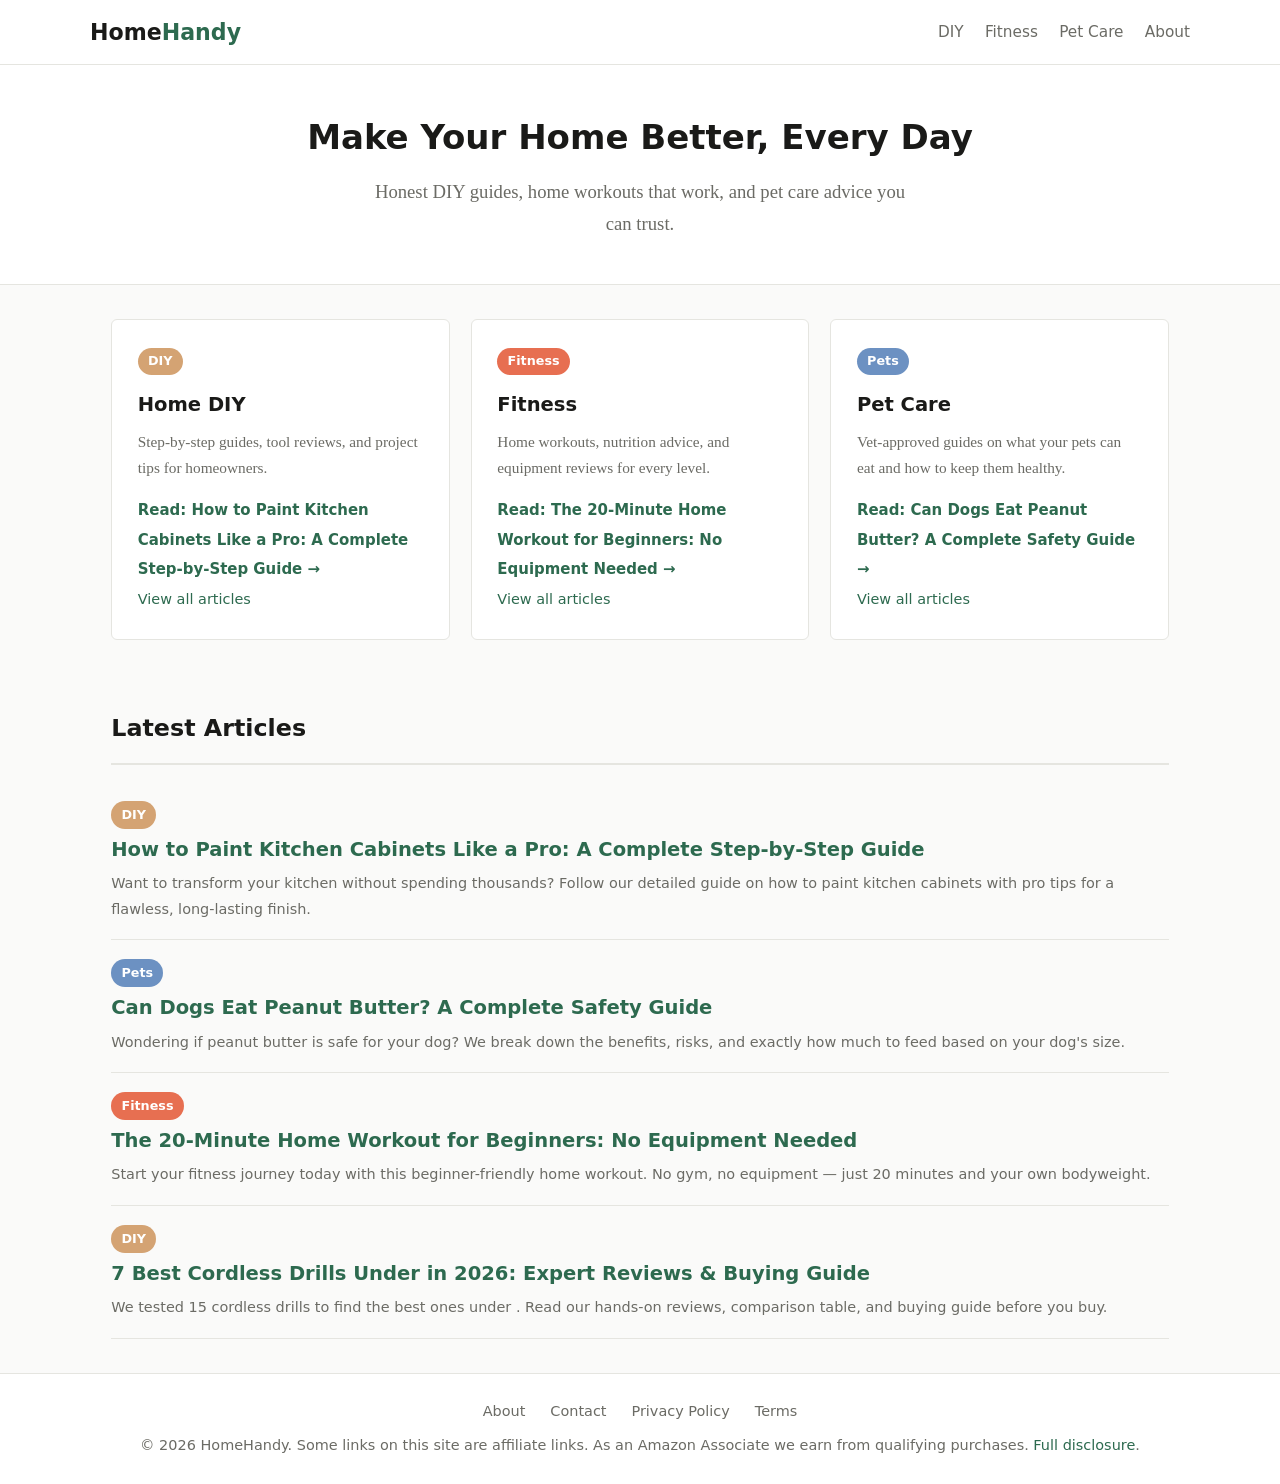
<file: index.html>
<!DOCTYPE html>
<html lang="en">
<head>
<meta charset="UTF-8">
<meta name="viewport" content="width=device-width, initial-scale=1.0">
<title>HomeHandy — DIY, Fitness & Pet Guides | HomeHandy</title>
<meta name="description" content="Expert guides on DIY home improvement, fitness workouts, and pet care.">
<meta property="og:title" content="HomeHandy — DIY, Fitness & Pet Guides">
<meta property="og:description" content="Expert guides on DIY home improvement, fitness workouts, and pet care.">
<meta property="og:type" content="website">
<link rel="canonical" href="https://homehandy.site">
<link rel="stylesheet" href="/style.css">
<script async src="https://pagead2.googlesyndication.com/pagead/js/adsbygoogle.js?client=ca-pub-XXXXXXXXXXXX" crossorigin="anonymous"></script>
</head>
<body class="">
<header class="site-header"><div class="header-inner"><a href="/" class="site-logo">Home<span>Handy</span></a><nav class="main-nav"><a href="/home-diy/">DIY</a> <a href="/fitness/">Fitness</a> <a href="/pets/">Pet Care</a> <a href="/about/">About</a></nav></div></header>

<section class="hero"><div class="container"><h1>Make Your Home Better, Every Day</h1><p>Honest DIY guides, home workouts that work, and pet care advice you can trust.</p></div></section><main class="container"><div class="category-grid"><div class="cat-card"><span class="tag tag-diy">DIY</span><h3>Home DIY</h3><p>Step-by-step guides, tool reviews, and project tips for homeowners.</p><a href="/how-to-paint-kitchen-cabinets/">Read: How to Paint Kitchen Cabinets Like a Pro: A Complete Step-by-Step Guide &rarr;</a><br><a href="/home-diy/" style="font-weight:400;font-size:0.85rem">View all articles</a></div>
<div class="cat-card"><span class="tag tag-fitness">Fitness</span><h3>Fitness</h3><p>Home workouts, nutrition advice, and equipment reviews for every level.</p><a href="/home-workout-beginners-no-equipment/">Read: The 20-Minute Home Workout for Beginners: No Equipment Needed &rarr;</a><br><a href="/fitness/" style="font-weight:400;font-size:0.85rem">View all articles</a></div>
<div class="cat-card"><span class="tag tag-pet">Pets</span><h3>Pet Care</h3><p>Vet-approved guides on what your pets can eat and how to keep them healthy.</p><a href="/can-dogs-eat-peanut-butter/">Read: Can Dogs Eat Peanut Butter? A Complete Safety Guide &rarr;</a><br><a href="/pets/" style="font-weight:400;font-size:0.85rem">View all articles</a></div></div><h2 class="section-title">Latest Articles</h2><div class="article-list"><div class="article-item"><span class="tag tag-diy" style="margin-bottom:0.25rem">DIY</span><h3><a href="/how-to-paint-kitchen-cabinets/">How to Paint Kitchen Cabinets Like a Pro: A Complete Step-by-Step Guide</a></h3><p class="meta">Want to transform your kitchen without spending thousands? Follow our detailed guide on how to paint kitchen cabinets with pro tips for a flawless, long-lasting finish.</p></div>
<div class="article-item"><span class="tag tag-pet" style="margin-bottom:0.25rem">Pets</span><h3><a href="/can-dogs-eat-peanut-butter/">Can Dogs Eat Peanut Butter? A Complete Safety Guide</a></h3><p class="meta">Wondering if peanut butter is safe for your dog? We break down the benefits, risks, and exactly how much to feed based on your dog's size.</p></div>
<div class="article-item"><span class="tag tag-fitness" style="margin-bottom:0.25rem">Fitness</span><h3><a href="/home-workout-beginners-no-equipment/">The 20-Minute Home Workout for Beginners: No Equipment Needed</a></h3><p class="meta">Start your fitness journey today with this beginner-friendly home workout. No gym, no equipment — just 20 minutes and your own bodyweight.</p></div>
<div class="article-item"><span class="tag tag-diy" style="margin-bottom:0.25rem">DIY</span><h3><a href="/best-cordless-drills-under-200/">7 Best Cordless Drills Under  in 2026: Expert Reviews &amp; Buying Guide</a></h3><p class="meta">We tested 15 cordless drills to find the best ones under . Read our hands-on reviews, comparison table, and buying guide before you buy.</p></div></div></main>
<footer class="site-footer"><div class="container"><nav><a href="/about/">About</a> <a href="/contact/">Contact</a> <a href="/privacy/">Privacy Policy</a> <a href="/terms/">Terms</a></nav><p>&copy; 2026 HomeHandy. Some links on this site are affiliate links. As an Amazon Associate we earn from qualifying purchases. <a href="/affiliate-disclosure/">Full disclosure</a>.</p></div></footer>
</body>
</html>
</file>
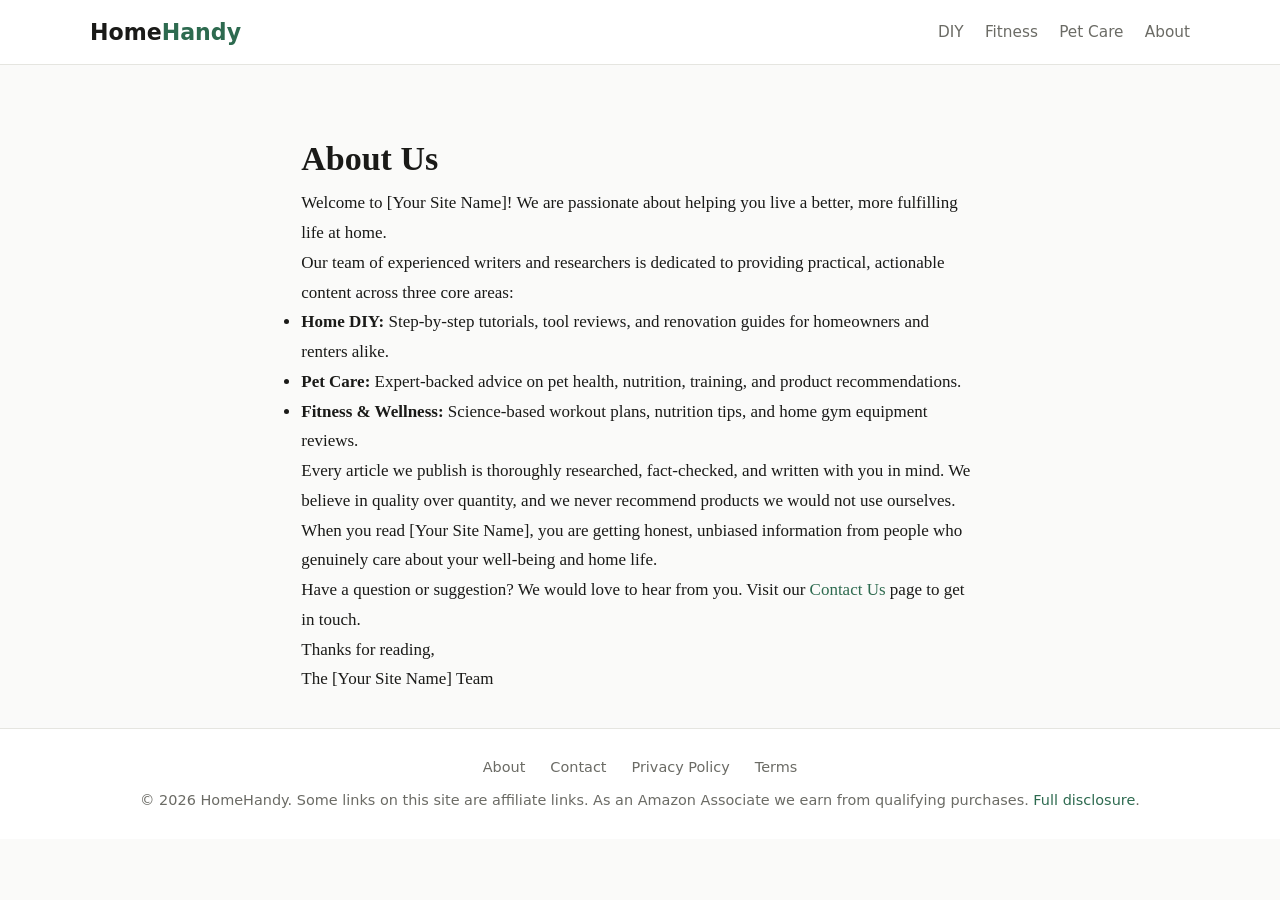
<file: about/index.html>
<!DOCTYPE html>
<html lang="en">
<head>
<meta charset="UTF-8">
<meta name="viewport" content="width=device-width, initial-scale=1.0">
<title>About Us | HomeHandy</title>
<meta name="description" content="Expert guides on DIY home improvement, fitness workouts, and pet care.">
<meta property="og:title" content="About Us">
<meta property="og:description" content="Expert guides on DIY home improvement, fitness workouts, and pet care.">
<meta property="og:type" content="website">
<link rel="canonical" href="https://homehandy.site">
<link rel="stylesheet" href="/style.css">
<script async src="https://pagead2.googlesyndication.com/pagead/js/adsbygoogle.js?client=ca-pub-XXXXXXXXXXXX" crossorigin="anonymous"></script>
</head>
<body class="">
<header class="site-header"><div class="header-inner"><a href="/" class="site-logo">Home<span>Handy</span></a><nav class="main-nav"><a href="/home-diy/">DIY</a> <a href="/fitness/">Fitness</a> <a href="/pets/">Pet Care</a> <a href="/about/">About</a></nav></div></header>

<main class="container" style="max-width:720px;margin:0 auto;padding:2rem 1.25rem">﻿<h1>About Us</h1>
<p>Welcome to [Your Site Name]! We are passionate about helping you live a better, more fulfilling life at home.</p>
<p>Our team of experienced writers and researchers is dedicated to providing practical, actionable content across three core areas:</p>
<ul>
<li><strong>Home DIY:</strong> Step-by-step tutorials, tool reviews, and renovation guides for homeowners and renters alike.</li>
<li><strong>Pet Care:</strong> Expert-backed advice on pet health, nutrition, training, and product recommendations.</li>
<li><strong>Fitness & Wellness:</strong> Science-based workout plans, nutrition tips, and home gym equipment reviews.</li>
</ul>
<p>Every article we publish is thoroughly researched, fact-checked, and written with you in mind. We believe in quality over quantity, and we never recommend products we would not use ourselves.</p>
<p>When you read [Your Site Name], you are getting honest, unbiased information from people who genuinely care about your well-being and home life.</p>
<p>Have a question or suggestion? We would love to hear from you. Visit our <a href='/contact'>Contact Us</a> page to get in touch.</p>
<p>Thanks for reading,<br>The [Your Site Name] Team</p>
</main>
<footer class="site-footer"><div class="container"><nav><a href="/about/">About</a> <a href="/contact/">Contact</a> <a href="/privacy/">Privacy Policy</a> <a href="/terms/">Terms</a></nav><p>&copy; 2026 HomeHandy. Some links on this site are affiliate links. As an Amazon Associate we earn from qualifying purchases. <a href="/affiliate-disclosure/">Full disclosure</a>.</p></div></footer>
</body>
</html>
</file>
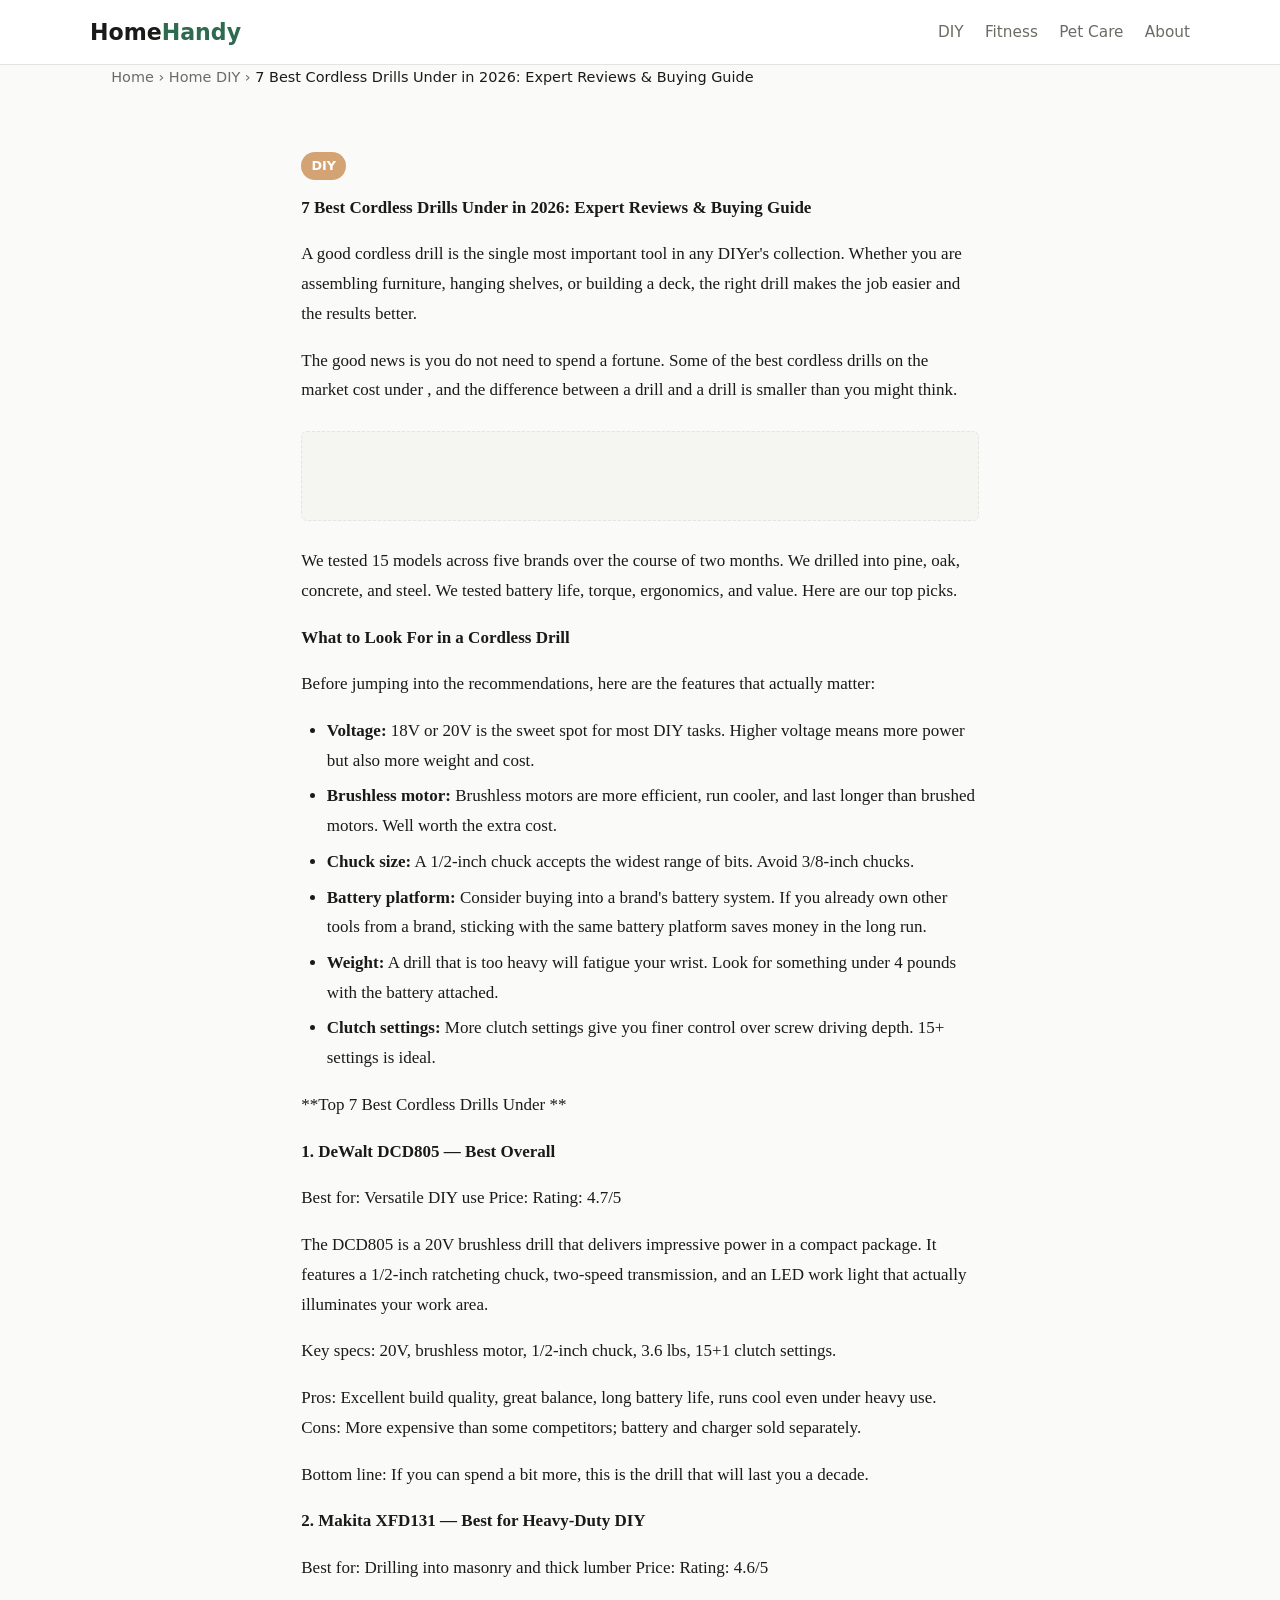
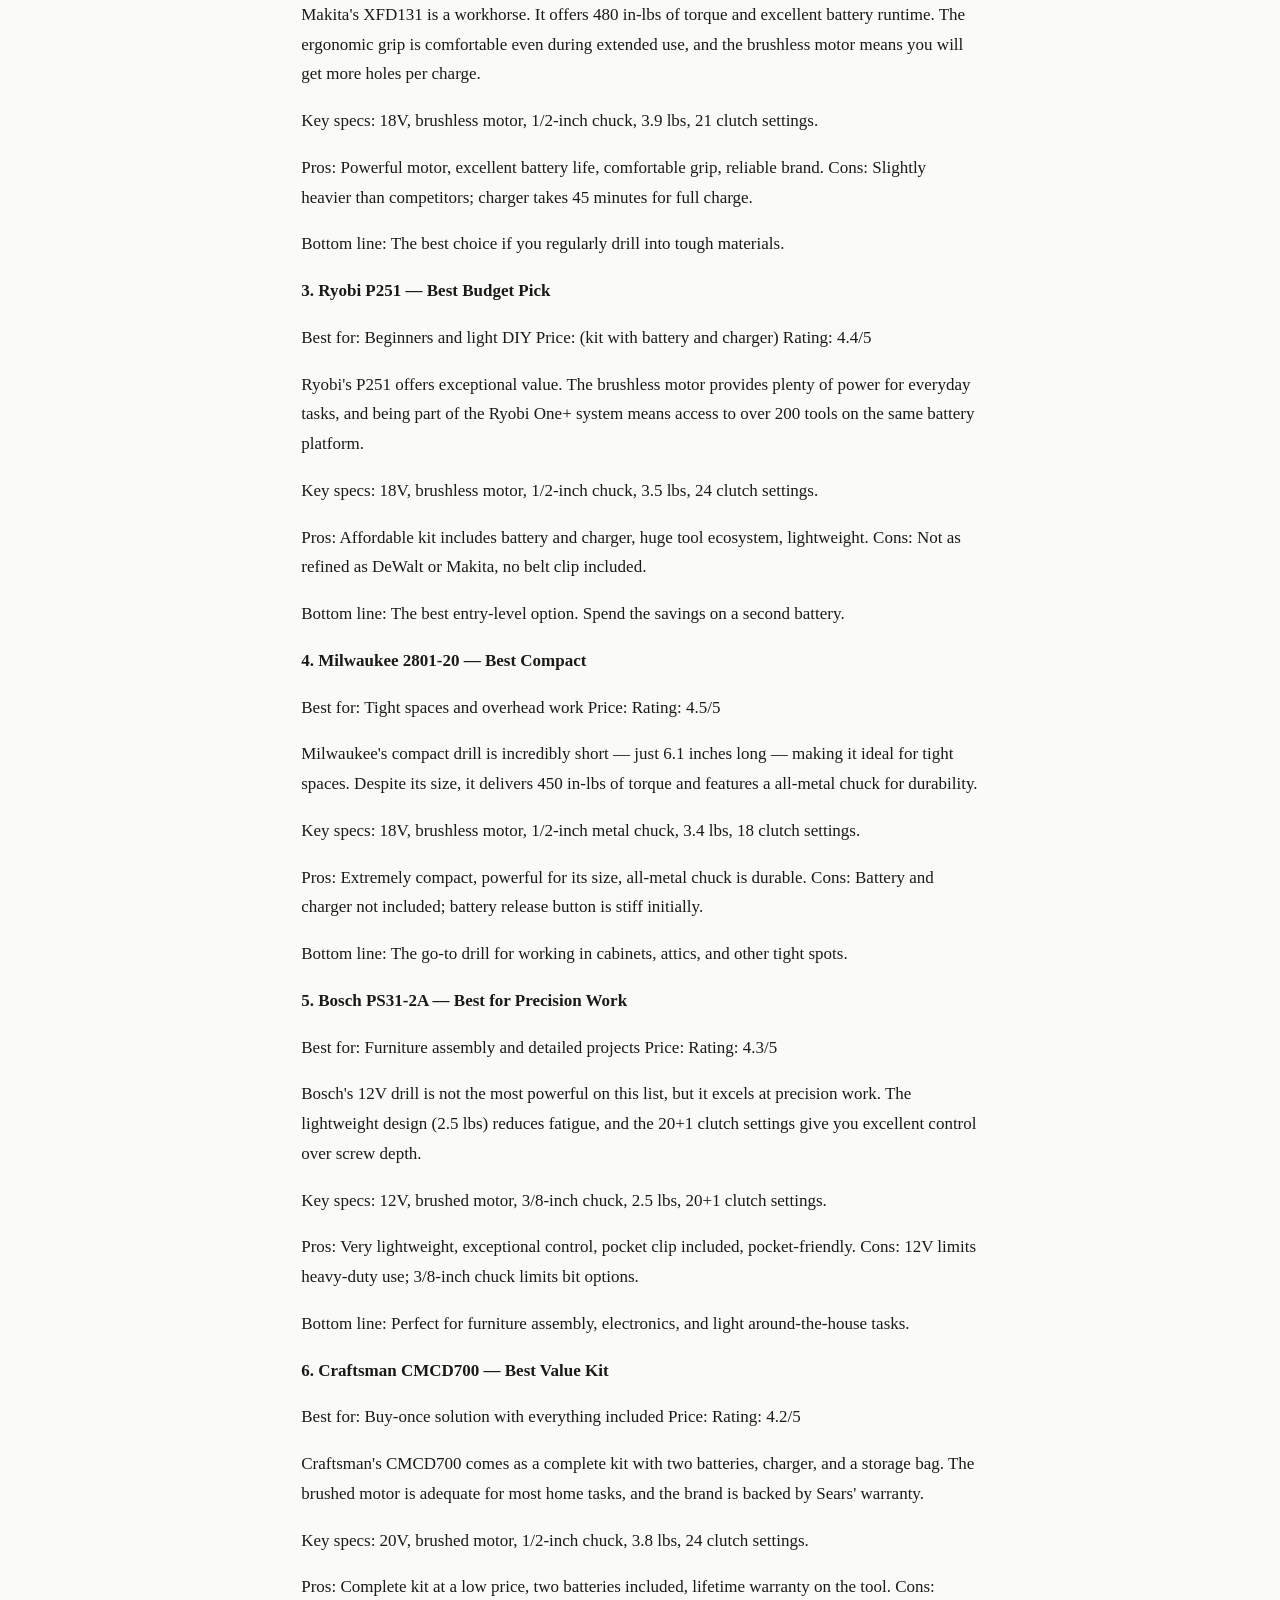
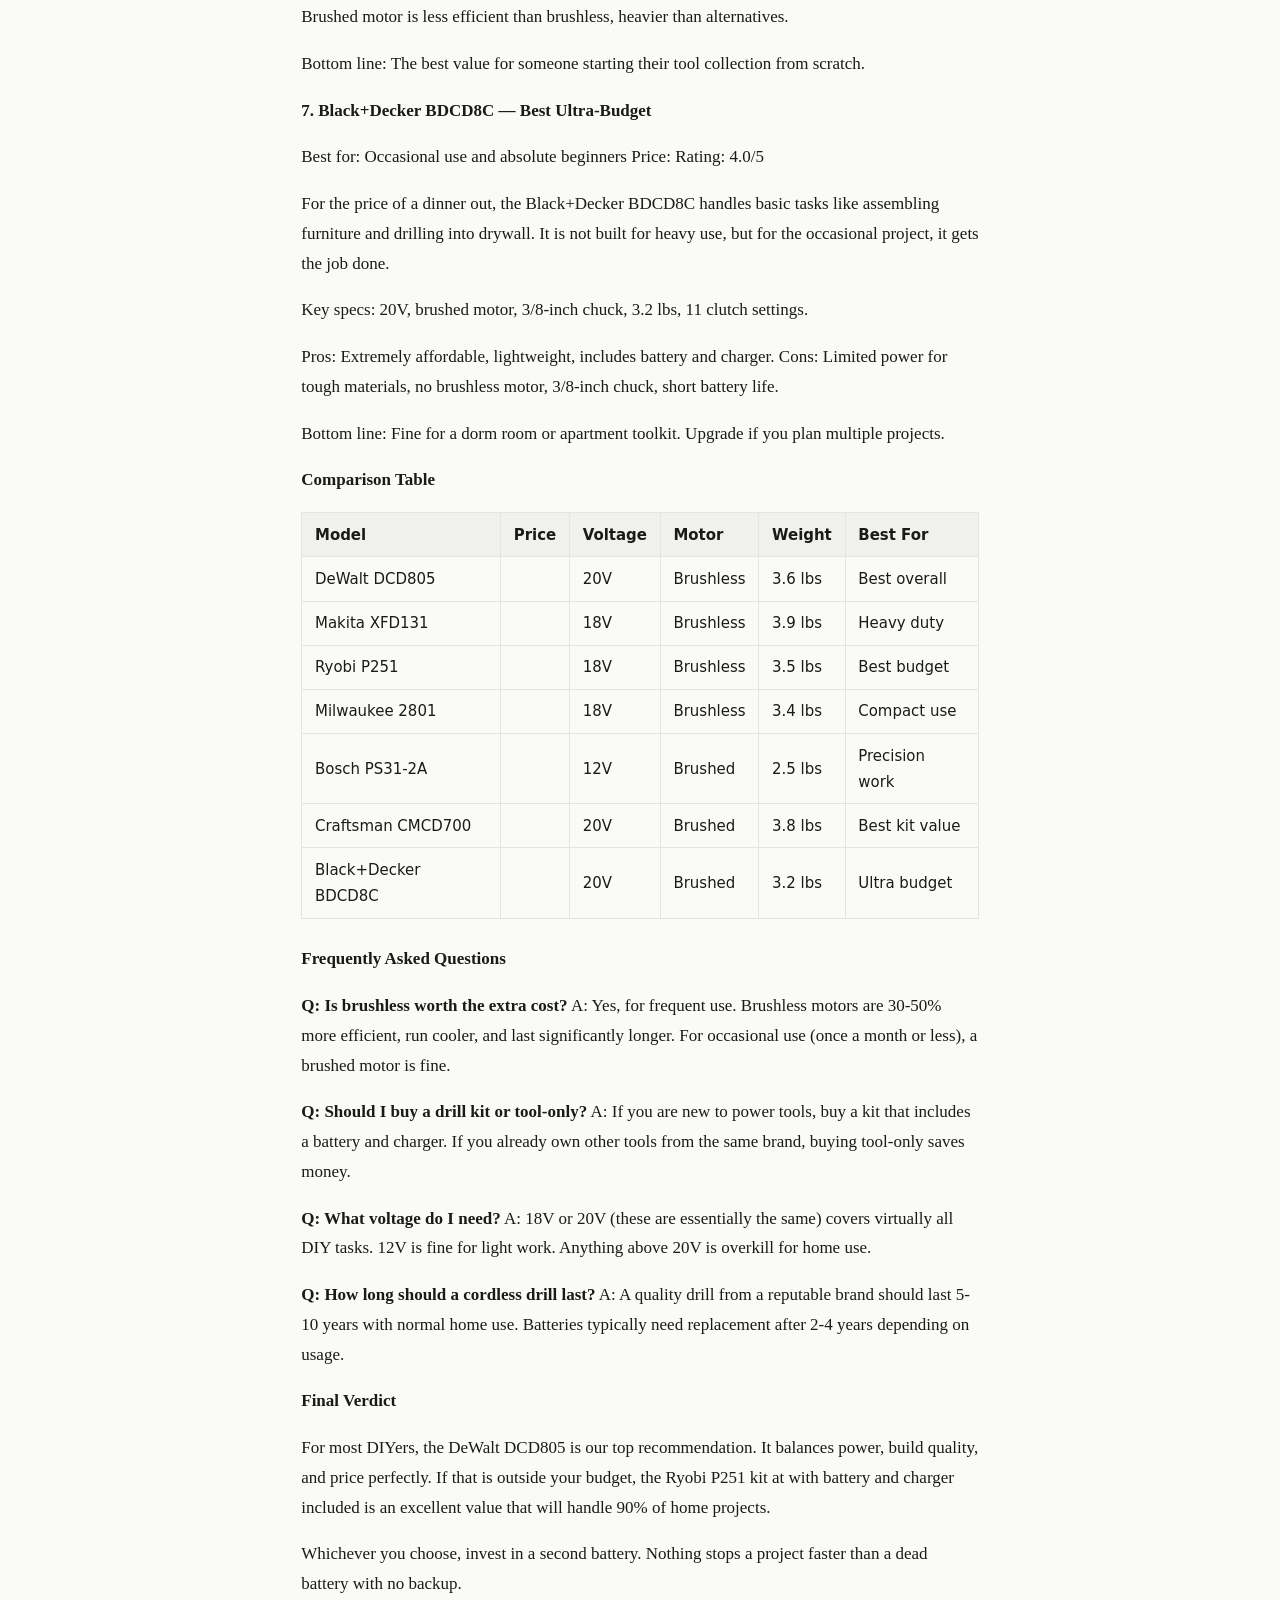
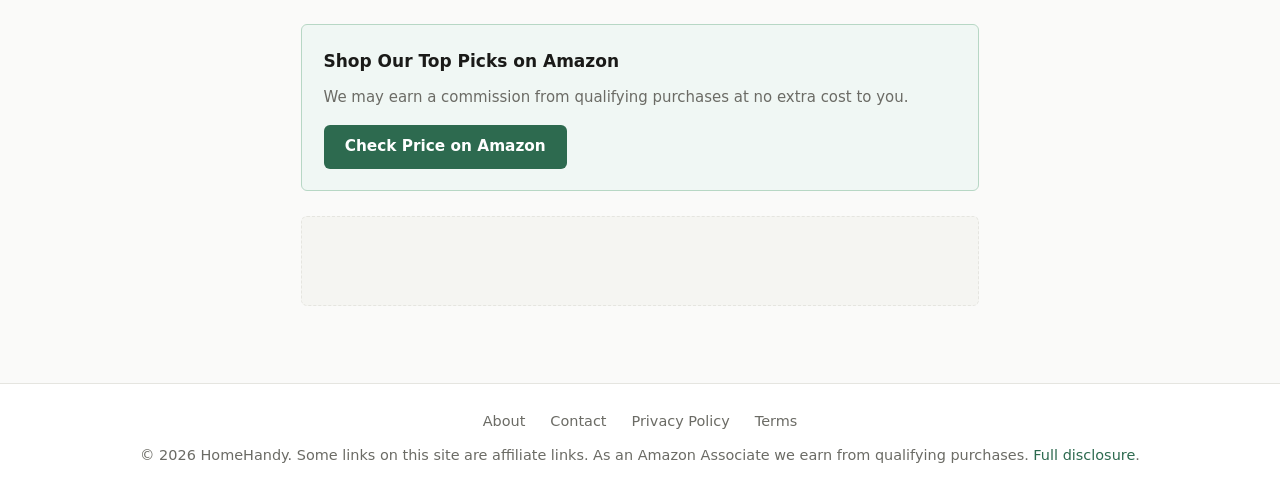
<file: best-cordless-drills-under-200/index.html>
<!DOCTYPE html>
<html lang="en">
<head>
<meta charset="UTF-8">
<meta name="viewport" content="width=device-width, initial-scale=1.0">
<title>7 Best Cordless Drills Under  in 2026: Expert Reviews & Buying Guide | HomeHandy</title>
<meta name="description" content="We tested 15 cordless drills to find the best ones under . Read our hands-on reviews, comparison table, and buying guide before you buy.">
<meta property="og:title" content="7 Best Cordless Drills Under  in 2026: Expert Reviews & Buying Guide">
<meta property="og:description" content="We tested 15 cordless drills to find the best ones under . Read our hands-on reviews, comparison table, and buying guide before you buy.">
<meta property="og:type" content="website">
<link rel="canonical" href="https://homehandy.site/best-cordless-drills-under-200/">
<link rel="stylesheet" href="/style.css">
<script async src="https://pagead2.googlesyndication.com/pagead/js/adsbygoogle.js?client=ca-pub-XXXXXXXXXXXX" crossorigin="anonymous"></script>
</head>
<body class="article">
<header class="site-header"><div class="header-inner"><a href="/" class="site-logo">Home<span>Handy</span></a><nav class="main-nav"><a href="/home-diy/">DIY</a> <a href="/fitness/">Fitness</a> <a href="/pets/">Pet Care</a> <a href="/about/">About</a></nav></div></header>
<div class="container"><nav class="breadcrumbs"><a href="/">Home</a> &rsaquo; <a href="/home-diy/">Home DIY</a> &rsaquo; <span>7 Best Cordless Drills Under  in 2026: Expert Reviews &amp; Buying Guide</span></nav></div>
<main class="article-page">
<span class="tag tag-diy">DIY</span>
<p><strong>7 Best Cordless Drills Under  in 2026: Expert Reviews &amp; Buying Guide</strong></p>
<p>A good cordless drill is the single most important tool in any DIYer&#39;s collection. Whether you are assembling furniture, hanging shelves, or building a deck, the right drill makes the job easier and the results better.</p>
<p>The good news is you do not need to spend a fortune. Some of the best cordless drills on the market cost under , and the difference between a  drill and a  drill is smaller than you might think.</p></p><div class="ad-slot ad-inline"><ins class="adsbygoogle" style="display:block;text-align:center" data-ad-client="ca-pub-XXXXXXXXXXXX" data-ad-slot="1234567890" data-ad-format="auto" data-full-width-responsive="true"></ins><script>(adsbygoogle = window.adsbygoogle || []).push({});</script></div></p>
<p>We tested 15 models across five brands over the course of two months. We drilled into pine, oak, concrete, and steel. We tested battery life, torque, ergonomics, and value. Here are our top picks.</p>
<p><strong>What to Look For in a Cordless Drill</strong></p>
<p>Before jumping into the recommendations, here are the features that actually matter:</p>
<ul>
<li><strong>Voltage:</strong> 18V or 20V is the sweet spot for most DIY tasks. Higher voltage means more power but also more weight and cost.</li>
<li><strong>Brushless motor:</strong> Brushless motors are more efficient, run cooler, and last longer than brushed motors. Well worth the extra cost.</li>
<li><strong>Chuck size:</strong> A 1/2-inch chuck accepts the widest range of bits. Avoid 3/8-inch chucks.</li>
<li><strong>Battery platform:</strong> Consider buying into a brand&#39;s battery system. If you already own other tools from a brand, sticking with the same battery platform saves money in the long run.</li>
<li><strong>Weight:</strong> A drill that is too heavy will fatigue your wrist. Look for something under 4 pounds with the battery attached.</li>
<li><strong>Clutch settings:</strong> More clutch settings give you finer control over screw driving depth. 15+ settings is ideal.</li>
</ul>
<p>**Top 7 Best Cordless Drills Under **</p>
<p><strong>1. DeWalt DCD805 — Best Overall</strong></p>
<p>Best for: Versatile DIY use
Price: 
Rating: 4.7/5</p>
<p>The DCD805 is a 20V brushless drill that delivers impressive power in a compact package. It features a 1/2-inch ratcheting chuck, two-speed transmission, and an LED work light that actually illuminates your work area.</p>
<p>Key specs: 20V, brushless motor, 1/2-inch chuck, 3.6 lbs, 15+1 clutch settings.</p>
<p>Pros: Excellent build quality, great balance, long battery life, runs cool even under heavy use.
Cons: More expensive than some competitors; battery and charger sold separately.</p>
<p>Bottom line: If you can spend a bit more, this is the drill that will last you a decade.</p>
<p><strong>2. Makita XFD131 — Best for Heavy-Duty DIY</strong></p>
<p>Best for: Drilling into masonry and thick lumber
Price: 
Rating: 4.6/5</p>
<p>Makita&#39;s XFD131 is a workhorse. It offers 480 in-lbs of torque and excellent battery runtime. The ergonomic grip is comfortable even during extended use, and the brushless motor means you will get more holes per charge.</p>
<p>Key specs: 18V, brushless motor, 1/2-inch chuck, 3.9 lbs, 21 clutch settings.</p>
<p>Pros: Powerful motor, excellent battery life, comfortable grip, reliable brand.
Cons: Slightly heavier than competitors; charger takes 45 minutes for full charge.</p>
<p>Bottom line: The best choice if you regularly drill into tough materials.</p>
<p><strong>3. Ryobi P251 — Best Budget Pick</strong></p>
<p>Best for: Beginners and light DIY
Price:  (kit with battery and charger)
Rating: 4.4/5</p>
<p>Ryobi&#39;s P251 offers exceptional value. The brushless motor provides plenty of power for everyday tasks, and being part of the Ryobi One+ system means access to over 200 tools on the same battery platform.</p>
<p>Key specs: 18V, brushless motor, 1/2-inch chuck, 3.5 lbs, 24 clutch settings.</p>
<p>Pros: Affordable kit includes battery and charger, huge tool ecosystem, lightweight.
Cons: Not as refined as DeWalt or Makita, no belt clip included.</p>
<p>Bottom line: The best entry-level option. Spend the savings on a second battery.</p>
<p><strong>4. Milwaukee 2801-20 — Best Compact</strong></p>
<p>Best for: Tight spaces and overhead work
Price: 
Rating: 4.5/5</p>
<p>Milwaukee&#39;s compact drill is incredibly short — just 6.1 inches long — making it ideal for tight spaces. Despite its size, it delivers 450 in-lbs of torque and features a all-metal chuck for durability.</p>
<p>Key specs: 18V, brushless motor, 1/2-inch metal chuck, 3.4 lbs, 18 clutch settings.</p>
<p>Pros: Extremely compact, powerful for its size, all-metal chuck is durable.
Cons: Battery and charger not included; battery release button is stiff initially.</p>
<p>Bottom line: The go-to drill for working in cabinets, attics, and other tight spots.</p>
<p><strong>5. Bosch PS31-2A — Best for Precision Work</strong></p>
<p>Best for: Furniture assembly and detailed projects
Price: 
Rating: 4.3/5</p>
<p>Bosch&#39;s 12V drill is not the most powerful on this list, but it excels at precision work. The lightweight design (2.5 lbs) reduces fatigue, and the 20+1 clutch settings give you excellent control over screw depth.</p>
<p>Key specs: 12V, brushed motor, 3/8-inch chuck, 2.5 lbs, 20+1 clutch settings.</p>
<p>Pros: Very lightweight, exceptional control, pocket clip included, pocket-friendly.
Cons: 12V limits heavy-duty use; 3/8-inch chuck limits bit options.</p>
<p>Bottom line: Perfect for furniture assembly, electronics, and light around-the-house tasks.</p>
<p><strong>6. Craftsman CMCD700 — Best Value Kit</strong></p>
<p>Best for: Buy-once solution with everything included
Price: 
Rating: 4.2/5</p>
<p>Craftsman&#39;s CMCD700 comes as a complete kit with two batteries, charger, and a storage bag. The brushed motor is adequate for most home tasks, and the brand is backed by Sears&#39; warranty.</p>
<p>Key specs: 20V, brushed motor, 1/2-inch chuck, 3.8 lbs, 24 clutch settings.</p>
<p>Pros: Complete kit at a low price, two batteries included, lifetime warranty on the tool.
Cons: Brushed motor is less efficient than brushless, heavier than alternatives.</p>
<p>Bottom line: The best value for someone starting their tool collection from scratch.</p>
<p><strong>7. Black+Decker BDCD8C — Best Ultra-Budget</strong></p>
<p>Best for: Occasional use and absolute beginners
Price: 
Rating: 4.0/5</p>
<p>For the price of a dinner out, the Black+Decker BDCD8C handles basic tasks like assembling furniture and drilling into drywall. It is not built for heavy use, but for the occasional project, it gets the job done.</p>
<p>Key specs: 20V, brushed motor, 3/8-inch chuck, 3.2 lbs, 11 clutch settings.</p>
<p>Pros: Extremely affordable, lightweight, includes battery and charger.
Cons: Limited power for tough materials, no brushless motor, 3/8-inch chuck, short battery life.</p>
<p>Bottom line: Fine for a dorm room or apartment toolkit. Upgrade if you plan multiple projects.</p>
<p><strong>Comparison Table</strong></p>
<table>
<thead>
<tr>
<th>Model</th>
<th>Price</th>
<th>Voltage</th>
<th>Motor</th>
<th>Weight</th>
<th>Best For</th>
</tr>
</thead>
<tbody><tr>
<td>DeWalt DCD805</td>
<td></td>
<td>20V</td>
<td>Brushless</td>
<td>3.6 lbs</td>
<td>Best overall</td>
</tr>
<tr>
<td>Makita XFD131</td>
<td></td>
<td>18V</td>
<td>Brushless</td>
<td>3.9 lbs</td>
<td>Heavy duty</td>
</tr>
<tr>
<td>Ryobi P251</td>
<td></td>
<td>18V</td>
<td>Brushless</td>
<td>3.5 lbs</td>
<td>Best budget</td>
</tr>
<tr>
<td>Milwaukee 2801</td>
<td></td>
<td>18V</td>
<td>Brushless</td>
<td>3.4 lbs</td>
<td>Compact use</td>
</tr>
<tr>
<td>Bosch PS31-2A</td>
<td></td>
<td>12V</td>
<td>Brushed</td>
<td>2.5 lbs</td>
<td>Precision work</td>
</tr>
<tr>
<td>Craftsman CMCD700</td>
<td></td>
<td>20V</td>
<td>Brushed</td>
<td>3.8 lbs</td>
<td>Best kit value</td>
</tr>
<tr>
<td>Black+Decker BDCD8C</td>
<td></td>
<td>20V</td>
<td>Brushed</td>
<td>3.2 lbs</td>
<td>Ultra budget</td>
</tr>
</tbody></table>
<p><strong>Frequently Asked Questions</strong></p>
<p><strong>Q: Is brushless worth the extra cost?</strong>
A: Yes, for frequent use. Brushless motors are 30-50% more efficient, run cooler, and last significantly longer. For occasional use (once a month or less), a brushed motor is fine.</p>
<p><strong>Q: Should I buy a drill kit or tool-only?</strong>
A: If you are new to power tools, buy a kit that includes a battery and charger. If you already own other tools from the same brand, buying tool-only saves money.</p>
<p><strong>Q: What voltage do I need?</strong>
A: 18V or 20V (these are essentially the same) covers virtually all DIY tasks. 12V is fine for light work. Anything above 20V is overkill for home use.</p>
<p><strong>Q: How long should a cordless drill last?</strong>
A: A quality drill from a reputable brand should last 5-10 years with normal home use. Batteries typically need replacement after 2-4 years depending on usage.</p>
<p><strong>Final Verdict</strong></p>
<p>For most DIYers, the DeWalt DCD805 is our top recommendation. It balances power, build quality, and price perfectly. If that is outside your budget, the Ryobi P251 kit at  with battery and charger included is an excellent value that will handle 90% of home projects.</p>
<p>Whichever you choose, invest in a second battery. Nothing stops a project faster than a dead battery with no backup.</p>

<div class="affiliate-box"><strong>Shop Our Top Picks on Amazon</strong><span style="font-size:0.88rem;color:var(--text-muted)">We may earn a commission from qualifying purchases at no extra cost to you.</span><a href="https://www.amazon.com/s?k=best cordless drills under&tag=homehandy-20" class="btn" rel="nofollow sponsored" target="_blank">Check Price on Amazon</a></div>
<div class="ad-slot ad-inline"><ins class="adsbygoogle" style="display:block;text-align:center" data-ad-client="ca-pub-XXXXXXXXXXXX" data-ad-slot="1234567890" data-ad-format="auto" data-full-width-responsive="true"></ins><script>(adsbygoogle = window.adsbygoogle || []).push({});</script></div>
</main>
<footer class="site-footer"><div class="container"><nav><a href="/about/">About</a> <a href="/contact/">Contact</a> <a href="/privacy/">Privacy Policy</a> <a href="/terms/">Terms</a></nav><p>&copy; 2026 HomeHandy. Some links on this site are affiliate links. As an Amazon Associate we earn from qualifying purchases. <a href="/affiliate-disclosure/">Full disclosure</a>.</p></div></footer>
</body>
</html>
</file>
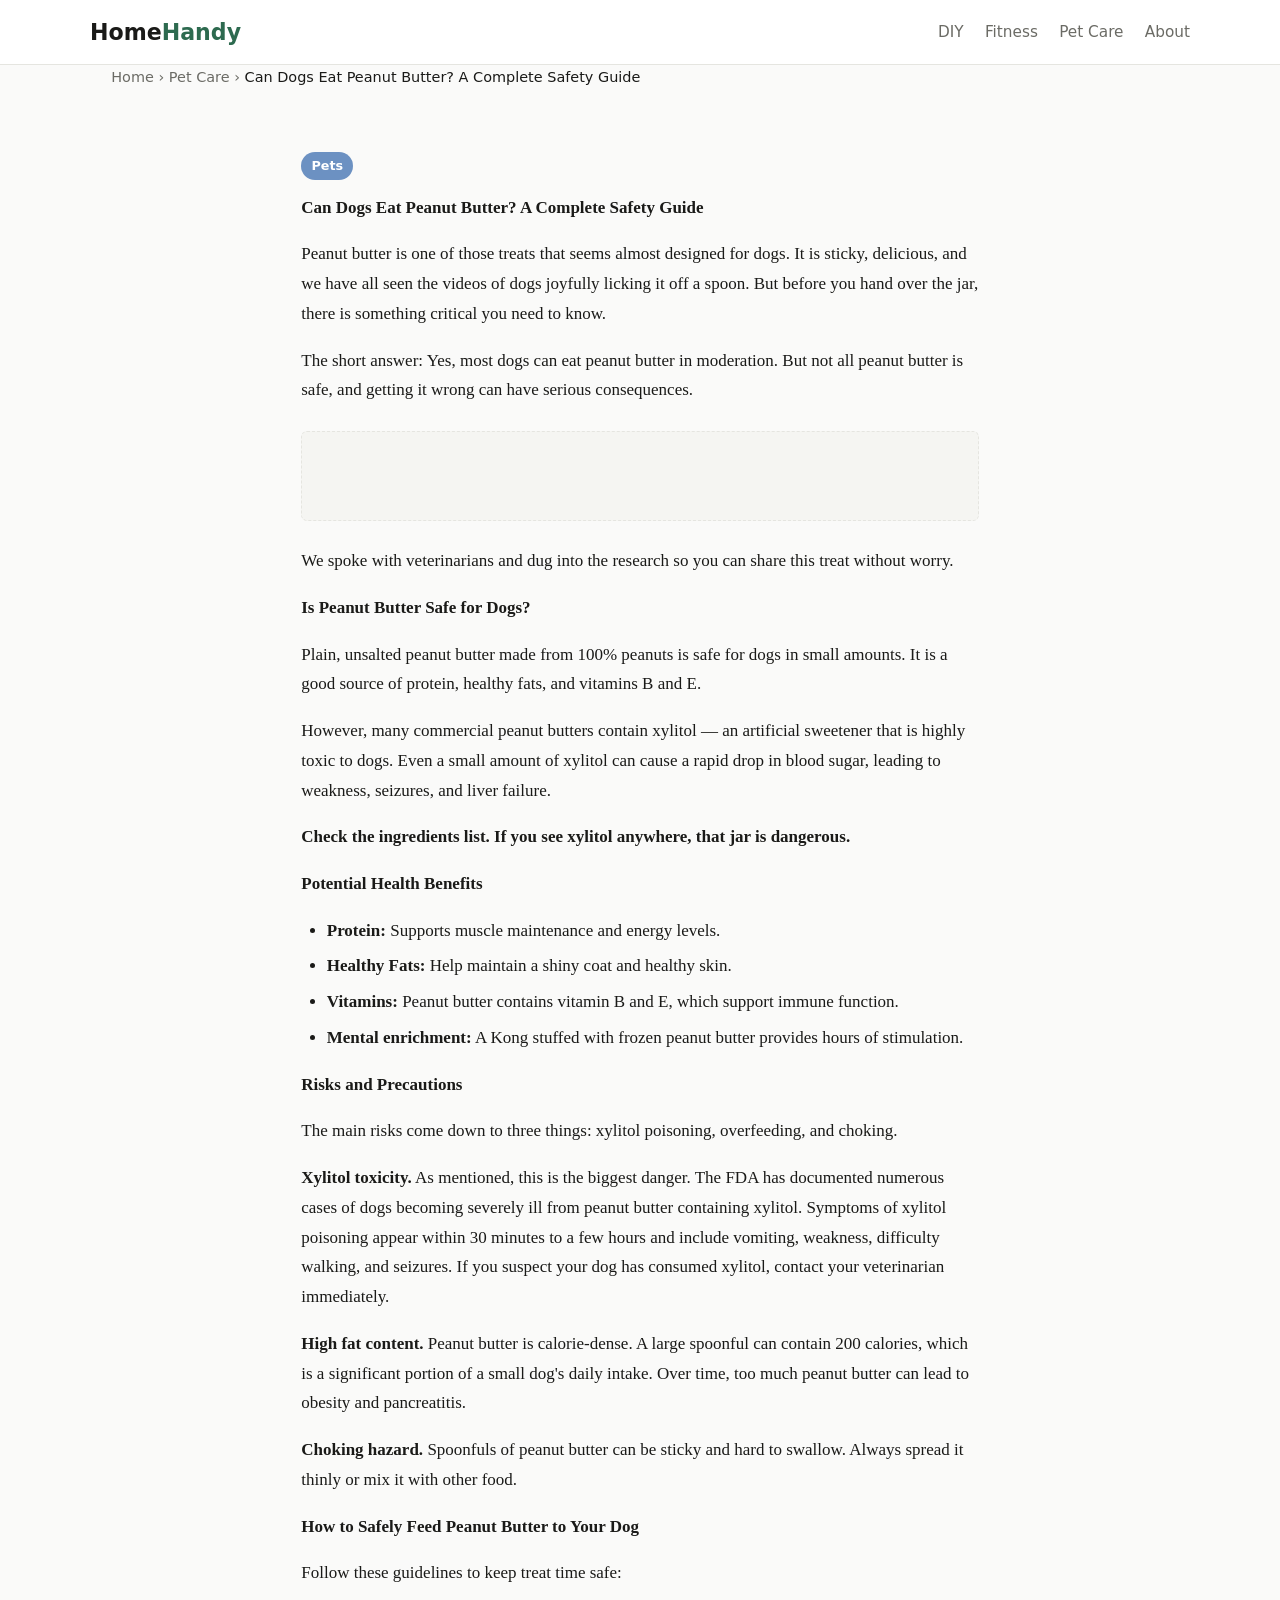
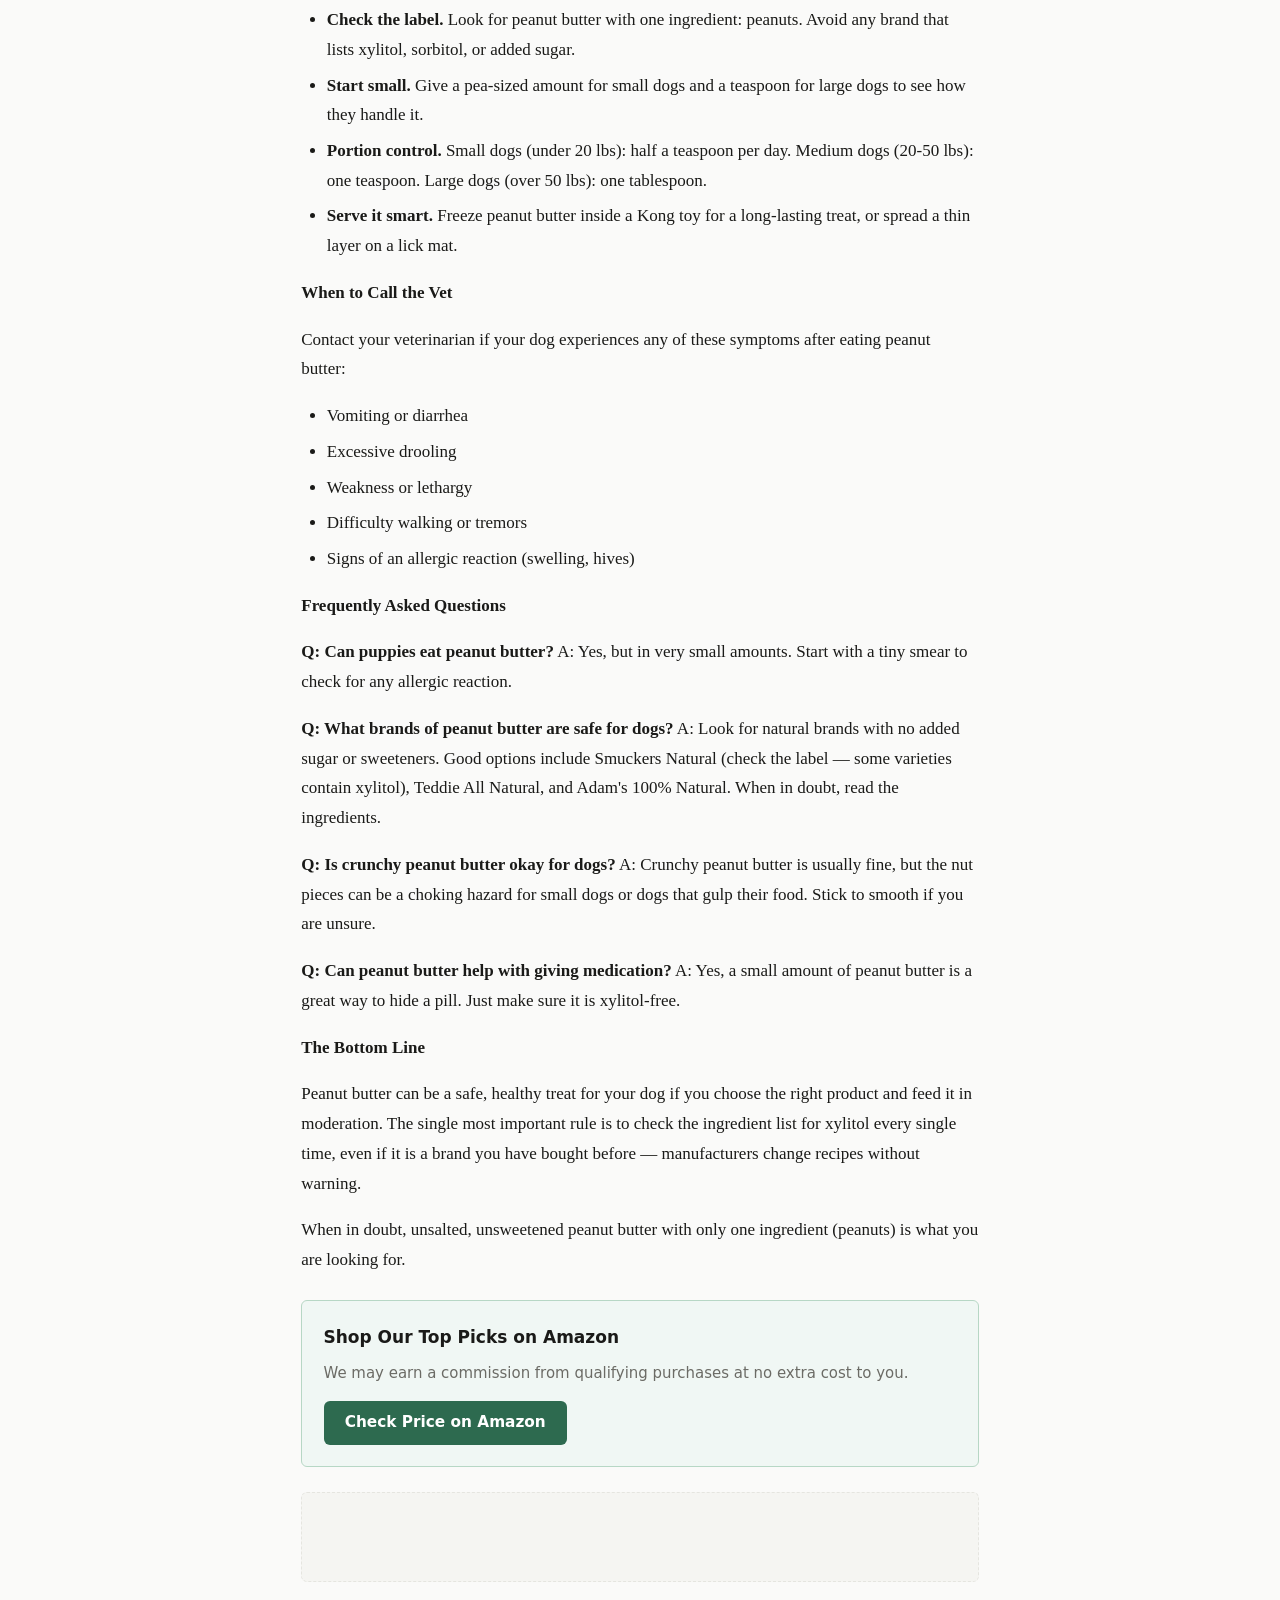
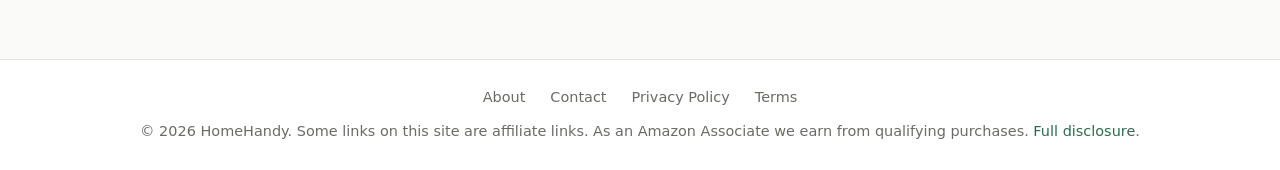
<file: can-dogs-eat-peanut-butter/index.html>
<!DOCTYPE html>
<html lang="en">
<head>
<meta charset="UTF-8">
<meta name="viewport" content="width=device-width, initial-scale=1.0">
<title>Can Dogs Eat Peanut Butter? A Complete Safety Guide | HomeHandy</title>
<meta name="description" content="Wondering if peanut butter is safe for your dog? We break down the benefits, risks, and exactly how much to feed based on your dog's size.">
<meta property="og:title" content="Can Dogs Eat Peanut Butter? A Complete Safety Guide">
<meta property="og:description" content="Wondering if peanut butter is safe for your dog? We break down the benefits, risks, and exactly how much to feed based on your dog's size.">
<meta property="og:type" content="website">
<link rel="canonical" href="https://homehandy.site/can-dogs-eat-peanut-butter/">
<link rel="stylesheet" href="/style.css">
<script async src="https://pagead2.googlesyndication.com/pagead/js/adsbygoogle.js?client=ca-pub-XXXXXXXXXXXX" crossorigin="anonymous"></script>
</head>
<body class="article">
<header class="site-header"><div class="header-inner"><a href="/" class="site-logo">Home<span>Handy</span></a><nav class="main-nav"><a href="/home-diy/">DIY</a> <a href="/fitness/">Fitness</a> <a href="/pets/">Pet Care</a> <a href="/about/">About</a></nav></div></header>
<div class="container"><nav class="breadcrumbs"><a href="/">Home</a> &rsaquo; <a href="/pets/">Pet Care</a> &rsaquo; <span>Can Dogs Eat Peanut Butter? A Complete Safety Guide</span></nav></div>
<main class="article-page">
<span class="tag tag-pet">Pets</span>
<p><strong>Can Dogs Eat Peanut Butter? A Complete Safety Guide</strong></p>
<p>Peanut butter is one of those treats that seems almost designed for dogs. It is sticky, delicious, and we have all seen the videos of dogs joyfully licking it off a spoon. But before you hand over the jar, there is something critical you need to know.</p>
<p>The short answer: Yes, most dogs can eat peanut butter in moderation. But not all peanut butter is safe, and getting it wrong can have serious consequences.</p></p><div class="ad-slot ad-inline"><ins class="adsbygoogle" style="display:block;text-align:center" data-ad-client="ca-pub-XXXXXXXXXXXX" data-ad-slot="1234567890" data-ad-format="auto" data-full-width-responsive="true"></ins><script>(adsbygoogle = window.adsbygoogle || []).push({});</script></div></p>
<p>We spoke with veterinarians and dug into the research so you can share this treat without worry.</p>
<p><strong>Is Peanut Butter Safe for Dogs?</strong></p>
<p>Plain, unsalted peanut butter made from 100% peanuts is safe for dogs in small amounts. It is a good source of protein, healthy fats, and vitamins B and E.</p>
<p>However, many commercial peanut butters contain xylitol — an artificial sweetener that is highly toxic to dogs. Even a small amount of xylitol can cause a rapid drop in blood sugar, leading to weakness, seizures, and liver failure.</p>
<p><strong>Check the ingredients list. If you see xylitol anywhere, that jar is dangerous.</strong></p>
<p><strong>Potential Health Benefits</strong></p>
<ul>
<li><strong>Protein:</strong> Supports muscle maintenance and energy levels.</li>
<li><strong>Healthy Fats:</strong> Help maintain a shiny coat and healthy skin.</li>
<li><strong>Vitamins:</strong> Peanut butter contains vitamin B and E, which support immune function.</li>
<li><strong>Mental enrichment:</strong> A Kong stuffed with frozen peanut butter provides hours of stimulation.</li>
</ul>
<p><strong>Risks and Precautions</strong></p>
<p>The main risks come down to three things: xylitol poisoning, overfeeding, and choking.</p>
<p><strong>Xylitol toxicity.</strong> As mentioned, this is the biggest danger. The FDA has documented numerous cases of dogs becoming severely ill from peanut butter containing xylitol. Symptoms of xylitol poisoning appear within 30 minutes to a few hours and include vomiting, weakness, difficulty walking, and seizures. If you suspect your dog has consumed xylitol, contact your veterinarian immediately.</p>
<p><strong>High fat content.</strong> Peanut butter is calorie-dense. A large spoonful can contain 200 calories, which is a significant portion of a small dog&#39;s daily intake. Over time, too much peanut butter can lead to obesity and pancreatitis.</p>
<p><strong>Choking hazard.</strong> Spoonfuls of peanut butter can be sticky and hard to swallow. Always spread it thinly or mix it with other food.</p>
<p><strong>How to Safely Feed Peanut Butter to Your Dog</strong></p>
<p>Follow these guidelines to keep treat time safe:</p>
<ul>
<li><strong>Check the label.</strong> Look for peanut butter with one ingredient: peanuts. Avoid any brand that lists xylitol, sorbitol, or added sugar.</li>
<li><strong>Start small.</strong> Give a pea-sized amount for small dogs and a teaspoon for large dogs to see how they handle it.</li>
<li><strong>Portion control.</strong> Small dogs (under 20 lbs): half a teaspoon per day. Medium dogs (20-50 lbs): one teaspoon. Large dogs (over 50 lbs): one tablespoon.</li>
<li><strong>Serve it smart.</strong> Freeze peanut butter inside a Kong toy for a long-lasting treat, or spread a thin layer on a lick mat.</li>
</ul>
<p><strong>When to Call the Vet</strong></p>
<p>Contact your veterinarian if your dog experiences any of these symptoms after eating peanut butter:</p>
<ul>
<li>Vomiting or diarrhea</li>
<li>Excessive drooling</li>
<li>Weakness or lethargy</li>
<li>Difficulty walking or tremors</li>
<li>Signs of an allergic reaction (swelling, hives)</li>
</ul>
<p><strong>Frequently Asked Questions</strong></p>
<p><strong>Q: Can puppies eat peanut butter?</strong>
A: Yes, but in very small amounts. Start with a tiny smear to check for any allergic reaction.</p>
<p><strong>Q: What brands of peanut butter are safe for dogs?</strong>
A: Look for natural brands with no added sugar or sweeteners. Good options include Smuckers Natural (check the label — some varieties contain xylitol), Teddie All Natural, and Adam&#39;s 100% Natural. When in doubt, read the ingredients.</p>
<p><strong>Q: Is crunchy peanut butter okay for dogs?</strong>
A: Crunchy peanut butter is usually fine, but the nut pieces can be a choking hazard for small dogs or dogs that gulp their food. Stick to smooth if you are unsure.</p>
<p><strong>Q: Can peanut butter help with giving medication?</strong>
A: Yes, a small amount of peanut butter is a great way to hide a pill. Just make sure it is xylitol-free.</p>
<p><strong>The Bottom Line</strong></p>
<p>Peanut butter can be a safe, healthy treat for your dog if you choose the right product and feed it in moderation. The single most important rule is to check the ingredient list for xylitol every single time, even if it is a brand you have bought before — manufacturers change recipes without warning.</p>
<p>When in doubt, unsalted, unsweetened peanut butter with only one ingredient (peanuts) is what you are looking for.</p>

<div class="affiliate-box"><strong>Shop Our Top Picks on Amazon</strong><span style="font-size:0.88rem;color:var(--text-muted)">We may earn a commission from qualifying purchases at no extra cost to you.</span><a href="https://www.amazon.com/s?k=can dogs eat peanut butter&tag=homehandy-20" class="btn" rel="nofollow sponsored" target="_blank">Check Price on Amazon</a></div>
<div class="ad-slot ad-inline"><ins class="adsbygoogle" style="display:block;text-align:center" data-ad-client="ca-pub-XXXXXXXXXXXX" data-ad-slot="1234567890" data-ad-format="auto" data-full-width-responsive="true"></ins><script>(adsbygoogle = window.adsbygoogle || []).push({});</script></div>
</main>
<footer class="site-footer"><div class="container"><nav><a href="/about/">About</a> <a href="/contact/">Contact</a> <a href="/privacy/">Privacy Policy</a> <a href="/terms/">Terms</a></nav><p>&copy; 2026 HomeHandy. Some links on this site are affiliate links. As an Amazon Associate we earn from qualifying purchases. <a href="/affiliate-disclosure/">Full disclosure</a>.</p></div></footer>
</body>
</html>
</file>
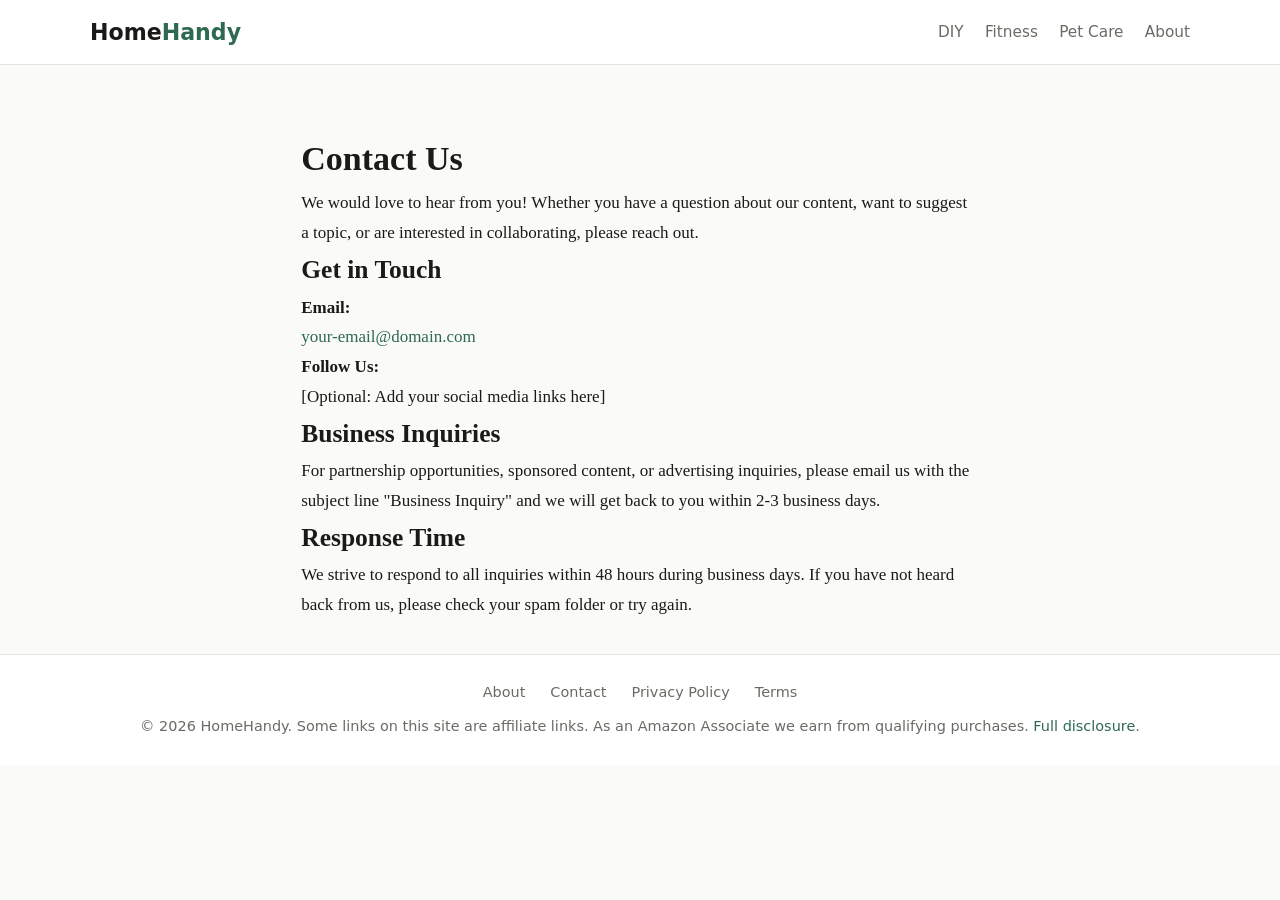
<file: contact/index.html>
<!DOCTYPE html>
<html lang="en">
<head>
<meta charset="UTF-8">
<meta name="viewport" content="width=device-width, initial-scale=1.0">
<title>Contact Us | HomeHandy</title>
<meta name="description" content="Expert guides on DIY home improvement, fitness workouts, and pet care.">
<meta property="og:title" content="Contact Us">
<meta property="og:description" content="Expert guides on DIY home improvement, fitness workouts, and pet care.">
<meta property="og:type" content="website">
<link rel="canonical" href="https://homehandy.site">
<link rel="stylesheet" href="/style.css">
<script async src="https://pagead2.googlesyndication.com/pagead/js/adsbygoogle.js?client=ca-pub-XXXXXXXXXXXX" crossorigin="anonymous"></script>
</head>
<body class="">
<header class="site-header"><div class="header-inner"><a href="/" class="site-logo">Home<span>Handy</span></a><nav class="main-nav"><a href="/home-diy/">DIY</a> <a href="/fitness/">Fitness</a> <a href="/pets/">Pet Care</a> <a href="/about/">About</a></nav></div></header>

<main class="container" style="max-width:720px;margin:0 auto;padding:2rem 1.25rem">﻿<h1>Contact Us</h1>
<p>We would love to hear from you! Whether you have a question about our content, want to suggest a topic, or are interested in collaborating, please reach out.</p>

<h2>Get in Touch</h2>
<p><strong>Email:</strong><br>
<a href='mailto:your-email@domain.com'>your-email@domain.com</a></p>

<p><strong>Follow Us:</strong><br>
[Optional: Add your social media links here]</p>

<h2>Business Inquiries</h2>
<p>For partnership opportunities, sponsored content, or advertising inquiries, please email us with the subject line "Business Inquiry" and we will get back to you within 2-3 business days.</p>

<h2>Response Time</h2>
<p>We strive to respond to all inquiries within 48 hours during business days. If you have not heard back from us, please check your spam folder or try again.</p>
</main>
<footer class="site-footer"><div class="container"><nav><a href="/about/">About</a> <a href="/contact/">Contact</a> <a href="/privacy/">Privacy Policy</a> <a href="/terms/">Terms</a></nav><p>&copy; 2026 HomeHandy. Some links on this site are affiliate links. As an Amazon Associate we earn from qualifying purchases. <a href="/affiliate-disclosure/">Full disclosure</a>.</p></div></footer>
</body>
</html>
</file>
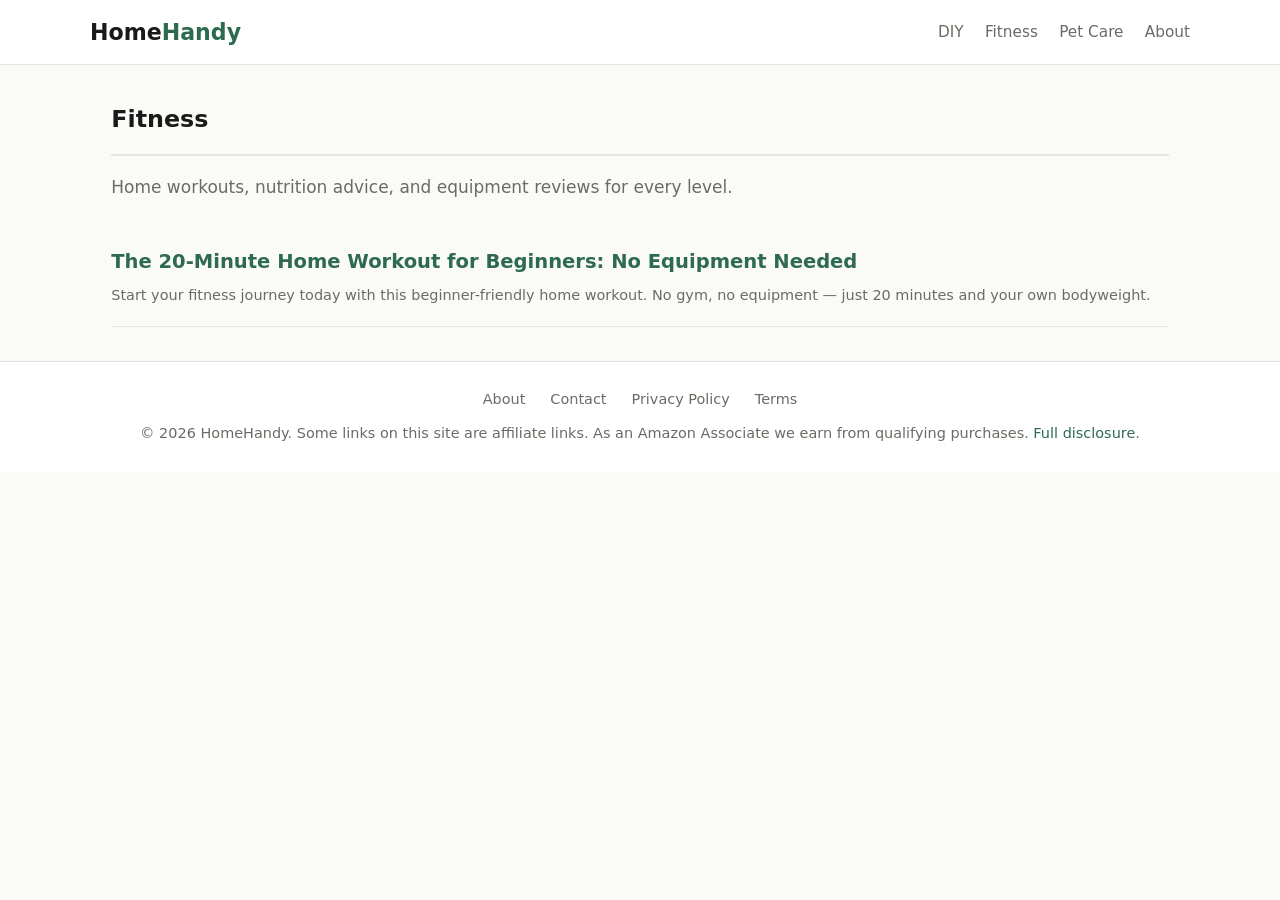
<file: fitness/index.html>
<!DOCTYPE html>
<html lang="en">
<head>
<meta charset="UTF-8">
<meta name="viewport" content="width=device-width, initial-scale=1.0">
<title>Fitness Guides & Tips | HomeHandy</title>
<meta name="description" content="Home workouts, nutrition advice, and equipment reviews for every level.">
<meta property="og:title" content="Fitness Guides & Tips">
<meta property="og:description" content="Home workouts, nutrition advice, and equipment reviews for every level.">
<meta property="og:type" content="website">
<link rel="canonical" href="https://homehandy.site">
<link rel="stylesheet" href="/style.css">
<script async src="https://pagead2.googlesyndication.com/pagead/js/adsbygoogle.js?client=ca-pub-XXXXXXXXXXXX" crossorigin="anonymous"></script>
</head>
<body class="">
<header class="site-header"><div class="header-inner"><a href="/" class="site-logo">Home<span>Handy</span></a><nav class="main-nav"><a href="/home-diy/">DIY</a> <a href="/fitness/">Fitness</a> <a href="/pets/">Pet Care</a> <a href="/about/">About</a></nav></div></header>

<main class="container"><h1 class="section-title">Fitness</h1><p style="color:var(--text-muted);margin-bottom:1.5rem;font-family:Segoe UI,system-ui,sans-serif">Home workouts, nutrition advice, and equipment reviews for every level.</p><div class="article-list"><div class="article-item"><h3><a href="/home-workout-beginners-no-equipment/">The 20-Minute Home Workout for Beginners: No Equipment Needed</a></h3><p class="meta">Start your fitness journey today with this beginner-friendly home workout. No gym, no equipment — just 20 minutes and your own bodyweight.</p></div></div></main>
<footer class="site-footer"><div class="container"><nav><a href="/about/">About</a> <a href="/contact/">Contact</a> <a href="/privacy/">Privacy Policy</a> <a href="/terms/">Terms</a></nav><p>&copy; 2026 HomeHandy. Some links on this site are affiliate links. As an Amazon Associate we earn from qualifying purchases. <a href="/affiliate-disclosure/">Full disclosure</a>.</p></div></footer>
</body>
</html>
</file>
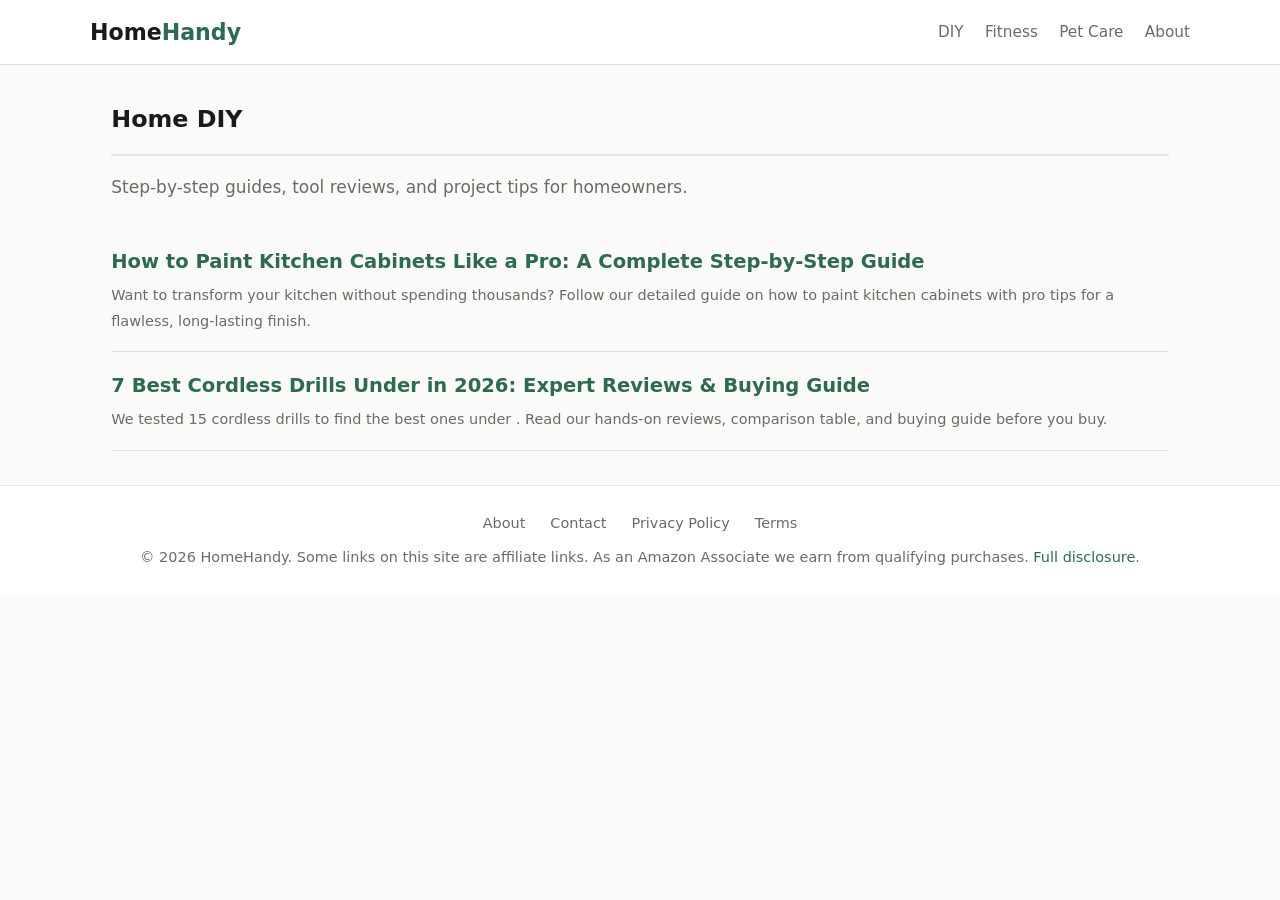
<file: home-diy/index.html>
<!DOCTYPE html>
<html lang="en">
<head>
<meta charset="UTF-8">
<meta name="viewport" content="width=device-width, initial-scale=1.0">
<title>Home DIY Guides & Tips | HomeHandy</title>
<meta name="description" content="Step-by-step guides, tool reviews, and project tips for homeowners.">
<meta property="og:title" content="Home DIY Guides & Tips">
<meta property="og:description" content="Step-by-step guides, tool reviews, and project tips for homeowners.">
<meta property="og:type" content="website">
<link rel="canonical" href="https://homehandy.site">
<link rel="stylesheet" href="/style.css">
<script async src="https://pagead2.googlesyndication.com/pagead/js/adsbygoogle.js?client=ca-pub-XXXXXXXXXXXX" crossorigin="anonymous"></script>
</head>
<body class="">
<header class="site-header"><div class="header-inner"><a href="/" class="site-logo">Home<span>Handy</span></a><nav class="main-nav"><a href="/home-diy/">DIY</a> <a href="/fitness/">Fitness</a> <a href="/pets/">Pet Care</a> <a href="/about/">About</a></nav></div></header>

<main class="container"><h1 class="section-title">Home DIY</h1><p style="color:var(--text-muted);margin-bottom:1.5rem;font-family:Segoe UI,system-ui,sans-serif">Step-by-step guides, tool reviews, and project tips for homeowners.</p><div class="article-list"><div class="article-item"><h3><a href="/how-to-paint-kitchen-cabinets/">How to Paint Kitchen Cabinets Like a Pro: A Complete Step-by-Step Guide</a></h3><p class="meta">Want to transform your kitchen without spending thousands? Follow our detailed guide on how to paint kitchen cabinets with pro tips for a flawless, long-lasting finish.</p></div>
<div class="article-item"><h3><a href="/best-cordless-drills-under-200/">7 Best Cordless Drills Under  in 2026: Expert Reviews &amp; Buying Guide</a></h3><p class="meta">We tested 15 cordless drills to find the best ones under . Read our hands-on reviews, comparison table, and buying guide before you buy.</p></div></div></main>
<footer class="site-footer"><div class="container"><nav><a href="/about/">About</a> <a href="/contact/">Contact</a> <a href="/privacy/">Privacy Policy</a> <a href="/terms/">Terms</a></nav><p>&copy; 2026 HomeHandy. Some links on this site are affiliate links. As an Amazon Associate we earn from qualifying purchases. <a href="/affiliate-disclosure/">Full disclosure</a>.</p></div></footer>
</body>
</html>
</file>
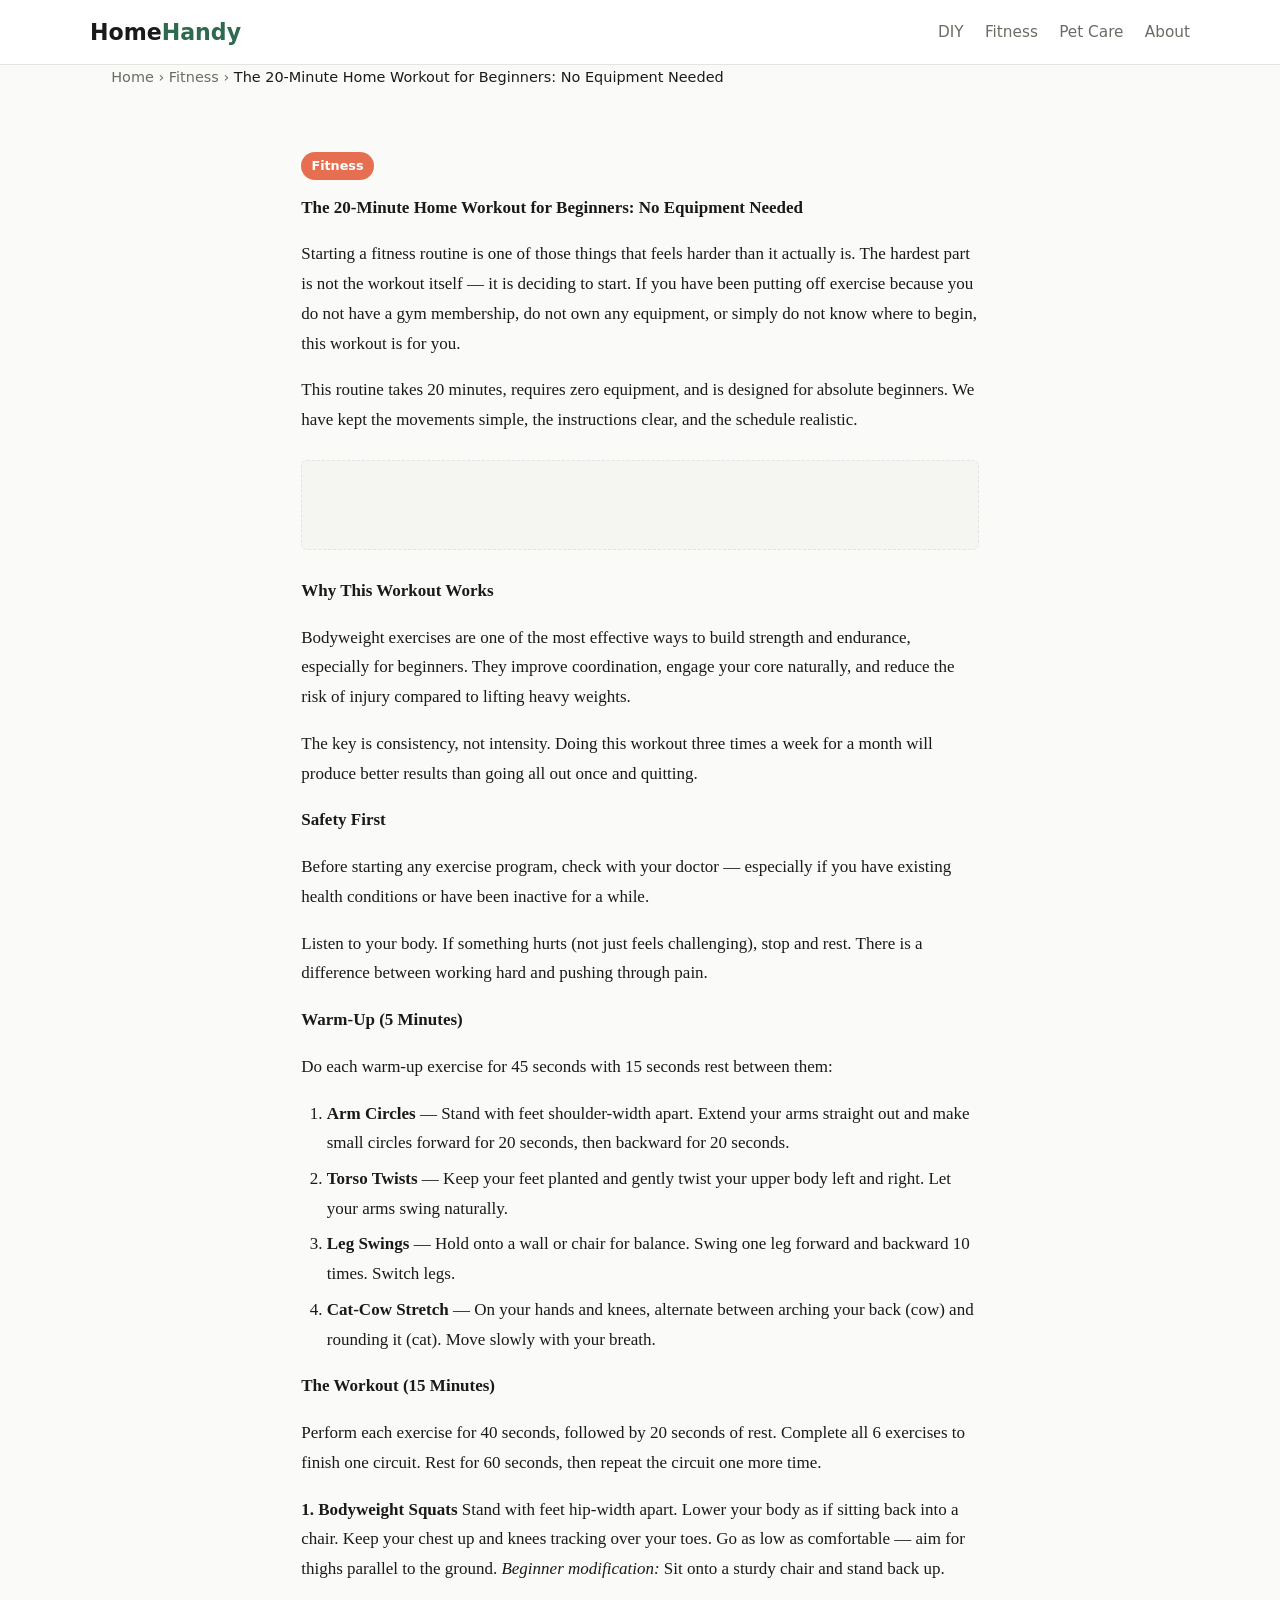
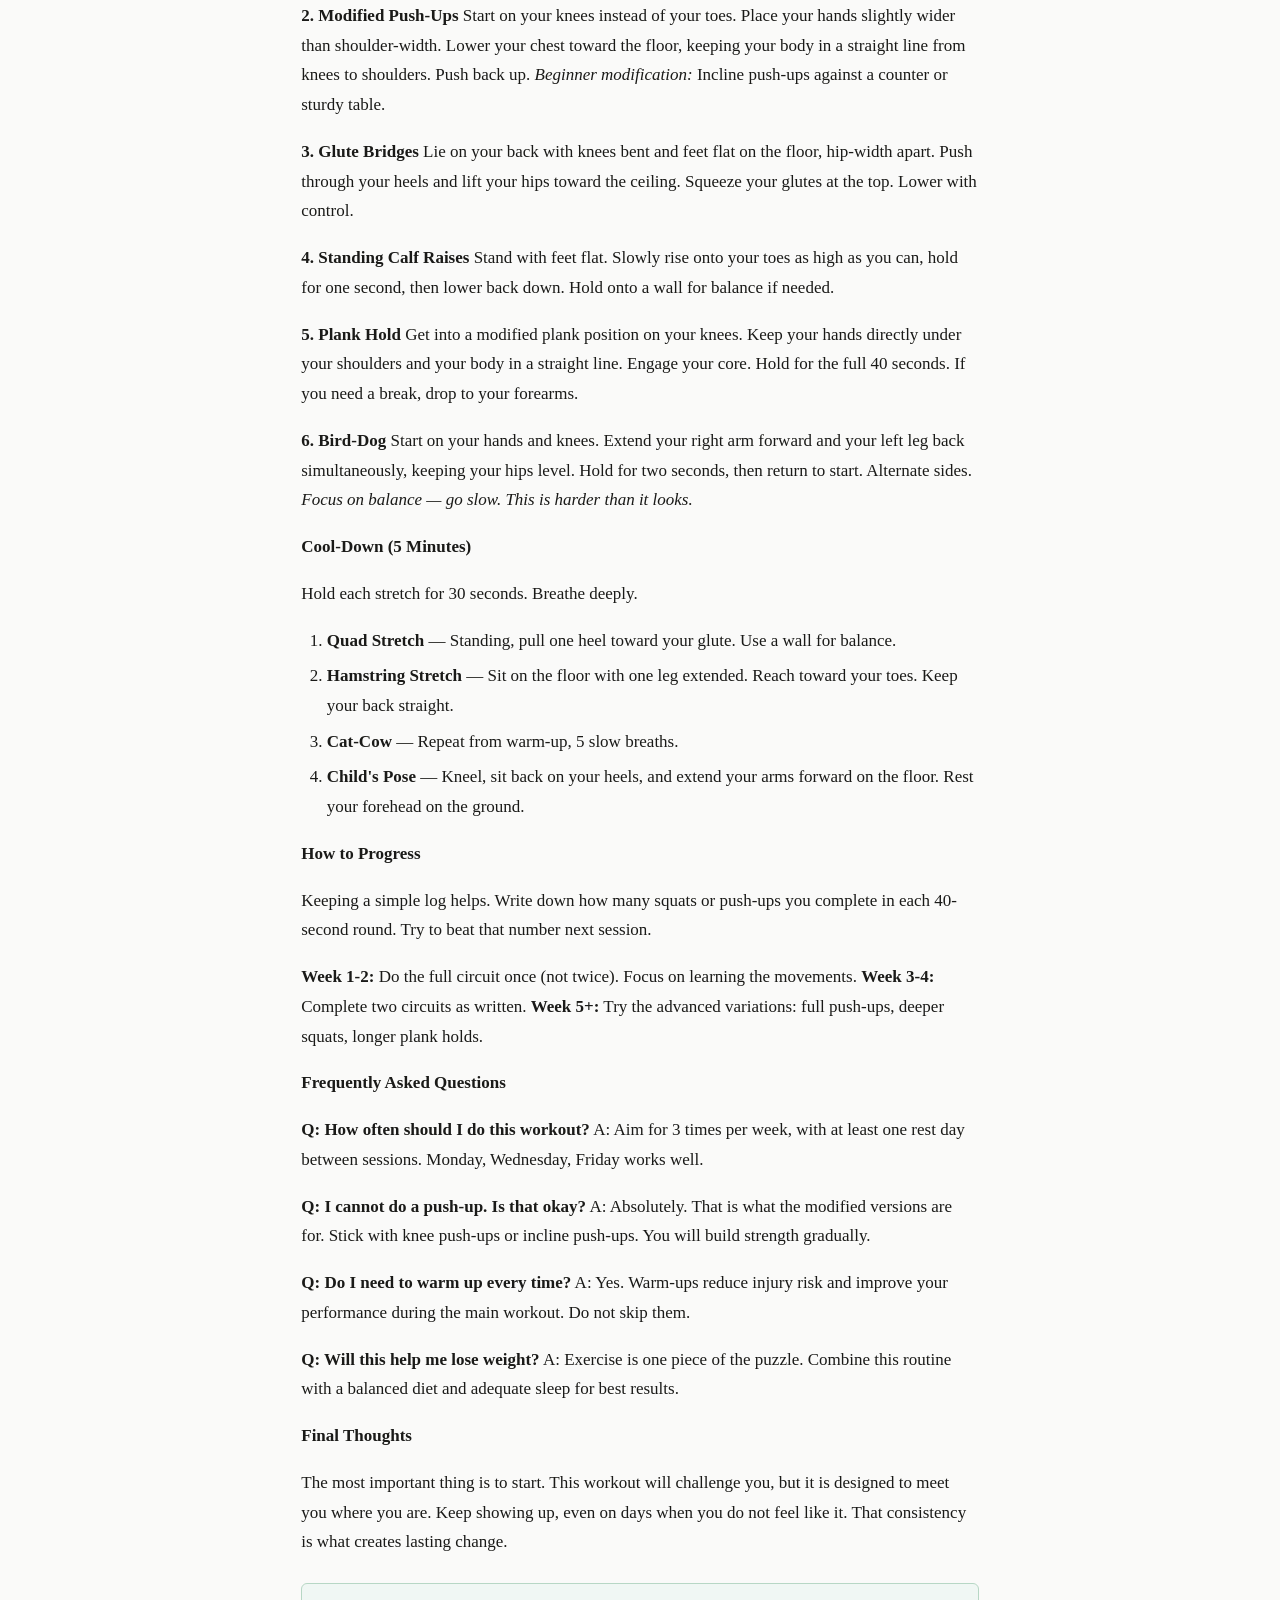
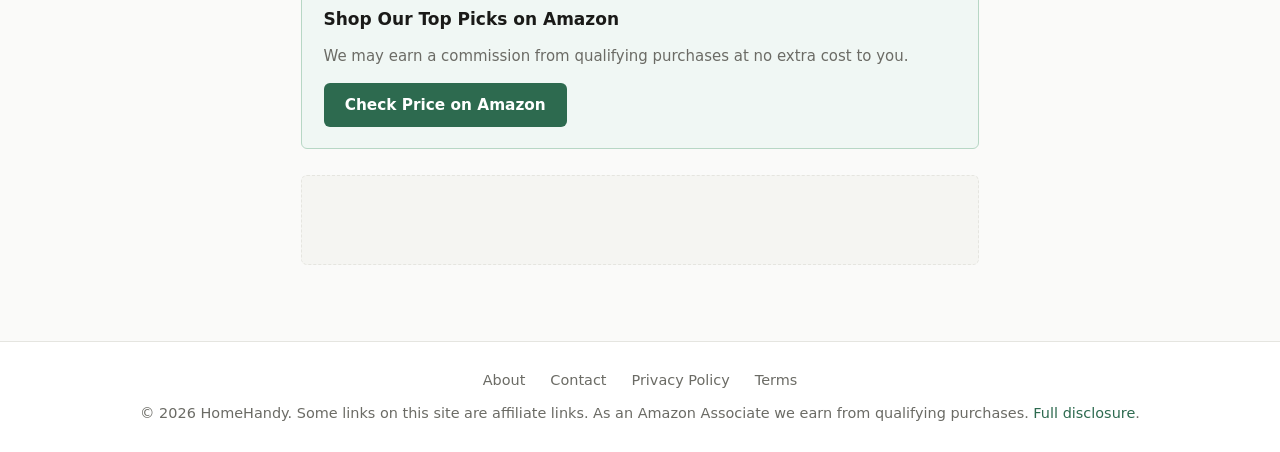
<file: home-workout-beginners-no-equipment/index.html>
<!DOCTYPE html>
<html lang="en">
<head>
<meta charset="UTF-8">
<meta name="viewport" content="width=device-width, initial-scale=1.0">
<title>The 20-Minute Home Workout for Beginners: No Equipment Needed | HomeHandy</title>
<meta name="description" content="Start your fitness journey today with this beginner-friendly home workout. No gym, no equipment — just 20 minutes and your own bodyweight.">
<meta property="og:title" content="The 20-Minute Home Workout for Beginners: No Equipment Needed">
<meta property="og:description" content="Start your fitness journey today with this beginner-friendly home workout. No gym, no equipment — just 20 minutes and your own bodyweight.">
<meta property="og:type" content="website">
<link rel="canonical" href="https://homehandy.site/home-workout-beginners-no-equipment/">
<link rel="stylesheet" href="/style.css">
<script async src="https://pagead2.googlesyndication.com/pagead/js/adsbygoogle.js?client=ca-pub-XXXXXXXXXXXX" crossorigin="anonymous"></script>
</head>
<body class="article">
<header class="site-header"><div class="header-inner"><a href="/" class="site-logo">Home<span>Handy</span></a><nav class="main-nav"><a href="/home-diy/">DIY</a> <a href="/fitness/">Fitness</a> <a href="/pets/">Pet Care</a> <a href="/about/">About</a></nav></div></header>
<div class="container"><nav class="breadcrumbs"><a href="/">Home</a> &rsaquo; <a href="/fitness/">Fitness</a> &rsaquo; <span>The 20-Minute Home Workout for Beginners: No Equipment Needed</span></nav></div>
<main class="article-page">
<span class="tag tag-fitness">Fitness</span>
<p><strong>The 20-Minute Home Workout for Beginners: No Equipment Needed</strong></p>
<p>Starting a fitness routine is one of those things that feels harder than it actually is. The hardest part is not the workout itself — it is deciding to start. If you have been putting off exercise because you do not have a gym membership, do not own any equipment, or simply do not know where to begin, this workout is for you.</p>
<p>This routine takes 20 minutes, requires zero equipment, and is designed for absolute beginners. We have kept the movements simple, the instructions clear, and the schedule realistic.</p></p><div class="ad-slot ad-inline"><ins class="adsbygoogle" style="display:block;text-align:center" data-ad-client="ca-pub-XXXXXXXXXXXX" data-ad-slot="1234567890" data-ad-format="auto" data-full-width-responsive="true"></ins><script>(adsbygoogle = window.adsbygoogle || []).push({});</script></div></p>
<p><strong>Why This Workout Works</strong></p>
<p>Bodyweight exercises are one of the most effective ways to build strength and endurance, especially for beginners. They improve coordination, engage your core naturally, and reduce the risk of injury compared to lifting heavy weights.</p>
<p>The key is consistency, not intensity. Doing this workout three times a week for a month will produce better results than going all out once and quitting.</p>
<p><strong>Safety First</strong></p>
<p>Before starting any exercise program, check with your doctor — especially if you have existing health conditions or have been inactive for a while.</p>
<p>Listen to your body. If something hurts (not just feels challenging), stop and rest. There is a difference between working hard and pushing through pain.</p>
<p><strong>Warm-Up (5 Minutes)</strong></p>
<p>Do each warm-up exercise for 45 seconds with 15 seconds rest between them:</p>
<ol>
<li><strong>Arm Circles</strong> — Stand with feet shoulder-width apart. Extend your arms straight out and make small circles forward for 20 seconds, then backward for 20 seconds.</li>
<li><strong>Torso Twists</strong> — Keep your feet planted and gently twist your upper body left and right. Let your arms swing naturally.</li>
<li><strong>Leg Swings</strong> — Hold onto a wall or chair for balance. Swing one leg forward and backward 10 times. Switch legs.</li>
<li><strong>Cat-Cow Stretch</strong> — On your hands and knees, alternate between arching your back (cow) and rounding it (cat). Move slowly with your breath.</li>
</ol>
<p><strong>The Workout (15 Minutes)</strong></p>
<p>Perform each exercise for 40 seconds, followed by 20 seconds of rest. Complete all 6 exercises to finish one circuit. Rest for 60 seconds, then repeat the circuit one more time.</p>
<p><strong>1. Bodyweight Squats</strong>
Stand with feet hip-width apart. Lower your body as if sitting back into a chair. Keep your chest up and knees tracking over your toes. Go as low as comfortable — aim for thighs parallel to the ground.
<em>Beginner modification:</em> Sit onto a sturdy chair and stand back up.</p>
<p><strong>2. Modified Push-Ups</strong>
Start on your knees instead of your toes. Place your hands slightly wider than shoulder-width. Lower your chest toward the floor, keeping your body in a straight line from knees to shoulders. Push back up.
<em>Beginner modification:</em> Incline push-ups against a counter or sturdy table.</p>
<p><strong>3. Glute Bridges</strong>
Lie on your back with knees bent and feet flat on the floor, hip-width apart. Push through your heels and lift your hips toward the ceiling. Squeeze your glutes at the top. Lower with control.</p>
<p><strong>4. Standing Calf Raises</strong>
Stand with feet flat. Slowly rise onto your toes as high as you can, hold for one second, then lower back down. Hold onto a wall for balance if needed.</p>
<p><strong>5. Plank Hold</strong>
Get into a modified plank position on your knees. Keep your hands directly under your shoulders and your body in a straight line. Engage your core. Hold for the full 40 seconds. If you need a break, drop to your forearms.</p>
<p><strong>6. Bird-Dog</strong>
Start on your hands and knees. Extend your right arm forward and your left leg back simultaneously, keeping your hips level. Hold for two seconds, then return to start. Alternate sides.
<em>Focus on balance — go slow. This is harder than it looks.</em></p>
<p><strong>Cool-Down (5 Minutes)</strong></p>
<p>Hold each stretch for 30 seconds. Breathe deeply.</p>
<ol>
<li><strong>Quad Stretch</strong> — Standing, pull one heel toward your glute. Use a wall for balance.</li>
<li><strong>Hamstring Stretch</strong> — Sit on the floor with one leg extended. Reach toward your toes. Keep your back straight.</li>
<li><strong>Cat-Cow</strong> — Repeat from warm-up, 5 slow breaths.</li>
<li><strong>Child&#39;s Pose</strong> — Kneel, sit back on your heels, and extend your arms forward on the floor. Rest your forehead on the ground.</li>
</ol>
<p><strong>How to Progress</strong></p>
<p>Keeping a simple log helps. Write down how many squats or push-ups you complete in each 40-second round. Try to beat that number next session.</p>
<p><strong>Week 1-2:</strong> Do the full circuit once (not twice). Focus on learning the movements.
<strong>Week 3-4:</strong> Complete two circuits as written.
<strong>Week 5+:</strong> Try the advanced variations: full push-ups, deeper squats, longer plank holds.</p>
<p><strong>Frequently Asked Questions</strong></p>
<p><strong>Q: How often should I do this workout?</strong>
A: Aim for 3 times per week, with at least one rest day between sessions. Monday, Wednesday, Friday works well.</p>
<p><strong>Q: I cannot do a push-up. Is that okay?</strong>
A: Absolutely. That is what the modified versions are for. Stick with knee push-ups or incline push-ups. You will build strength gradually.</p>
<p><strong>Q: Do I need to warm up every time?</strong>
A: Yes. Warm-ups reduce injury risk and improve your performance during the main workout. Do not skip them.</p>
<p><strong>Q: Will this help me lose weight?</strong>
A: Exercise is one piece of the puzzle. Combine this routine with a balanced diet and adequate sleep for best results.</p>
<p><strong>Final Thoughts</strong></p>
<p>The most important thing is to start. This workout will challenge you, but it is designed to meet you where you are. Keep showing up, even on days when you do not feel like it. That consistency is what creates lasting change.</p>

<div class="affiliate-box"><strong>Shop Our Top Picks on Amazon</strong><span style="font-size:0.88rem;color:var(--text-muted)">We may earn a commission from qualifying purchases at no extra cost to you.</span><a href="https://www.amazon.com/s?k=home workout for beginners no equipment&tag=homehandy-20" class="btn" rel="nofollow sponsored" target="_blank">Check Price on Amazon</a></div>
<div class="ad-slot ad-inline"><ins class="adsbygoogle" style="display:block;text-align:center" data-ad-client="ca-pub-XXXXXXXXXXXX" data-ad-slot="1234567890" data-ad-format="auto" data-full-width-responsive="true"></ins><script>(adsbygoogle = window.adsbygoogle || []).push({});</script></div>
</main>
<footer class="site-footer"><div class="container"><nav><a href="/about/">About</a> <a href="/contact/">Contact</a> <a href="/privacy/">Privacy Policy</a> <a href="/terms/">Terms</a></nav><p>&copy; 2026 HomeHandy. Some links on this site are affiliate links. As an Amazon Associate we earn from qualifying purchases. <a href="/affiliate-disclosure/">Full disclosure</a>.</p></div></footer>
</body>
</html>
</file>
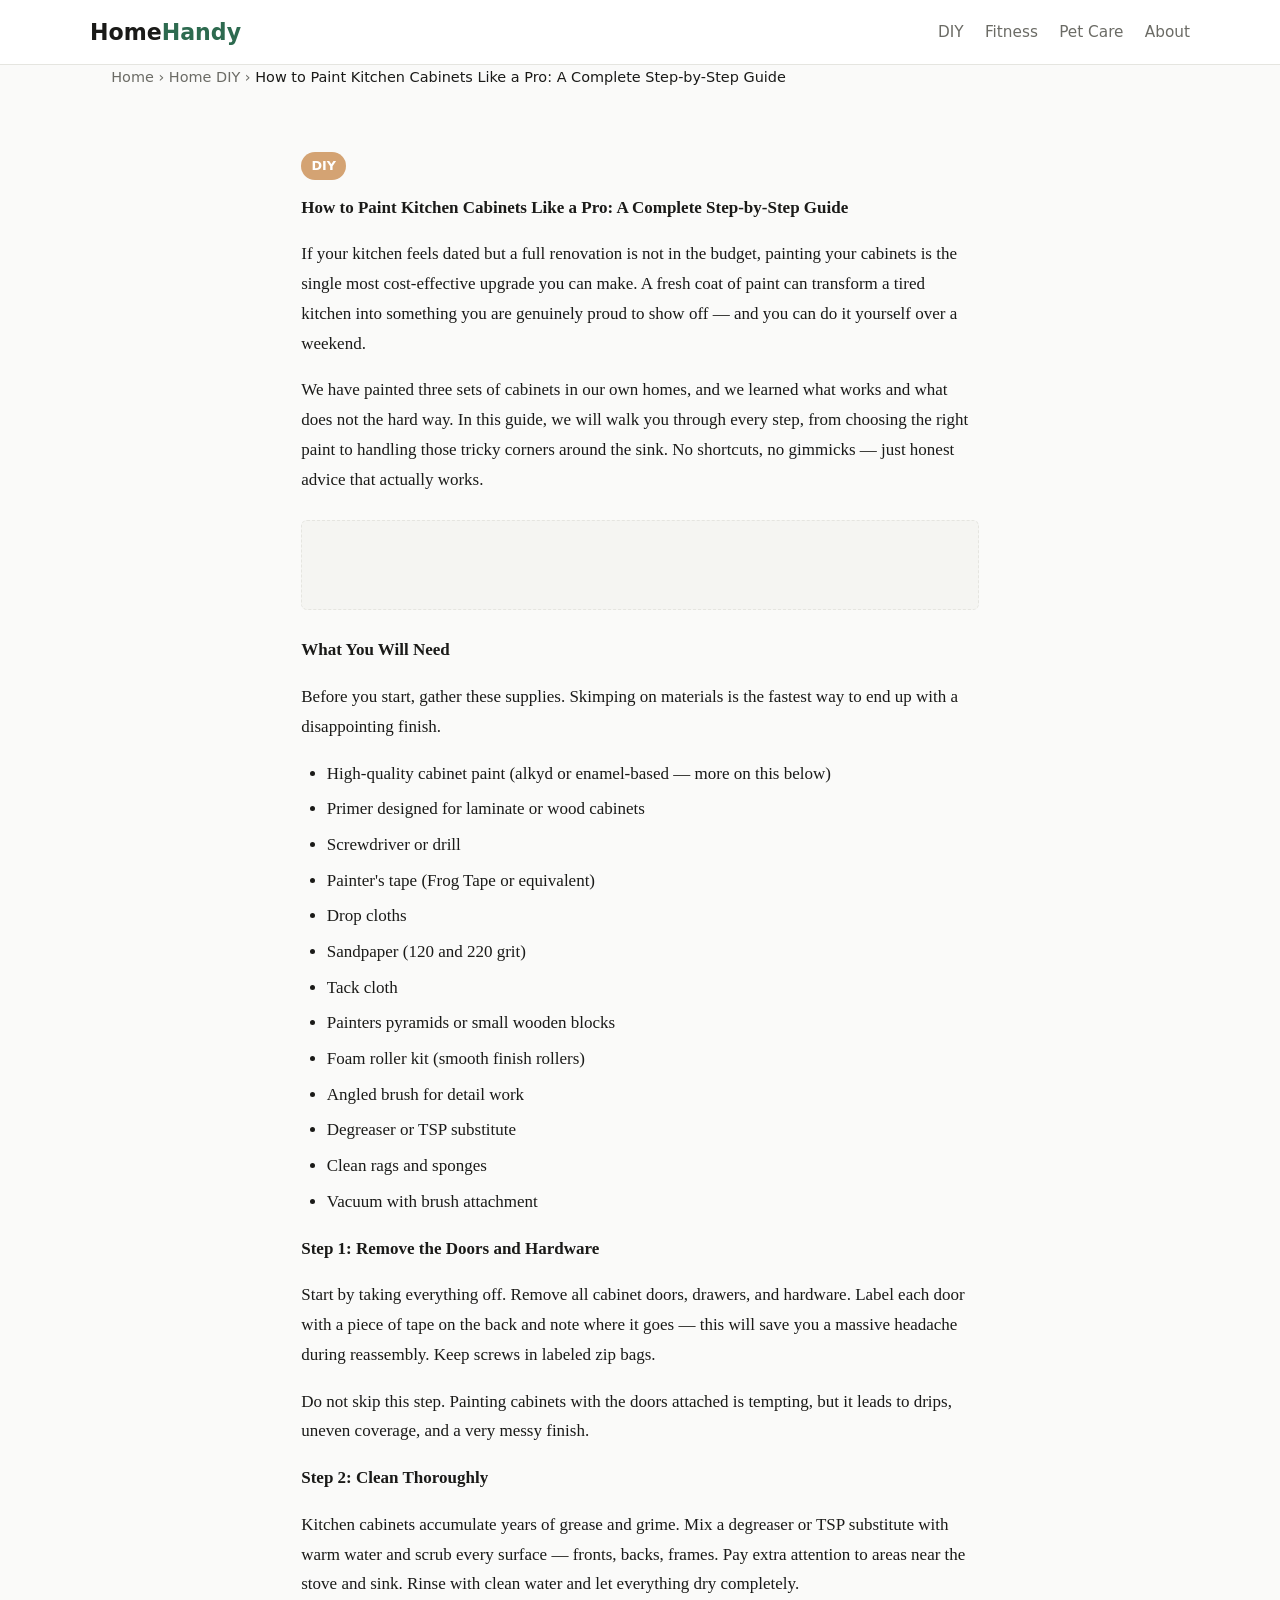
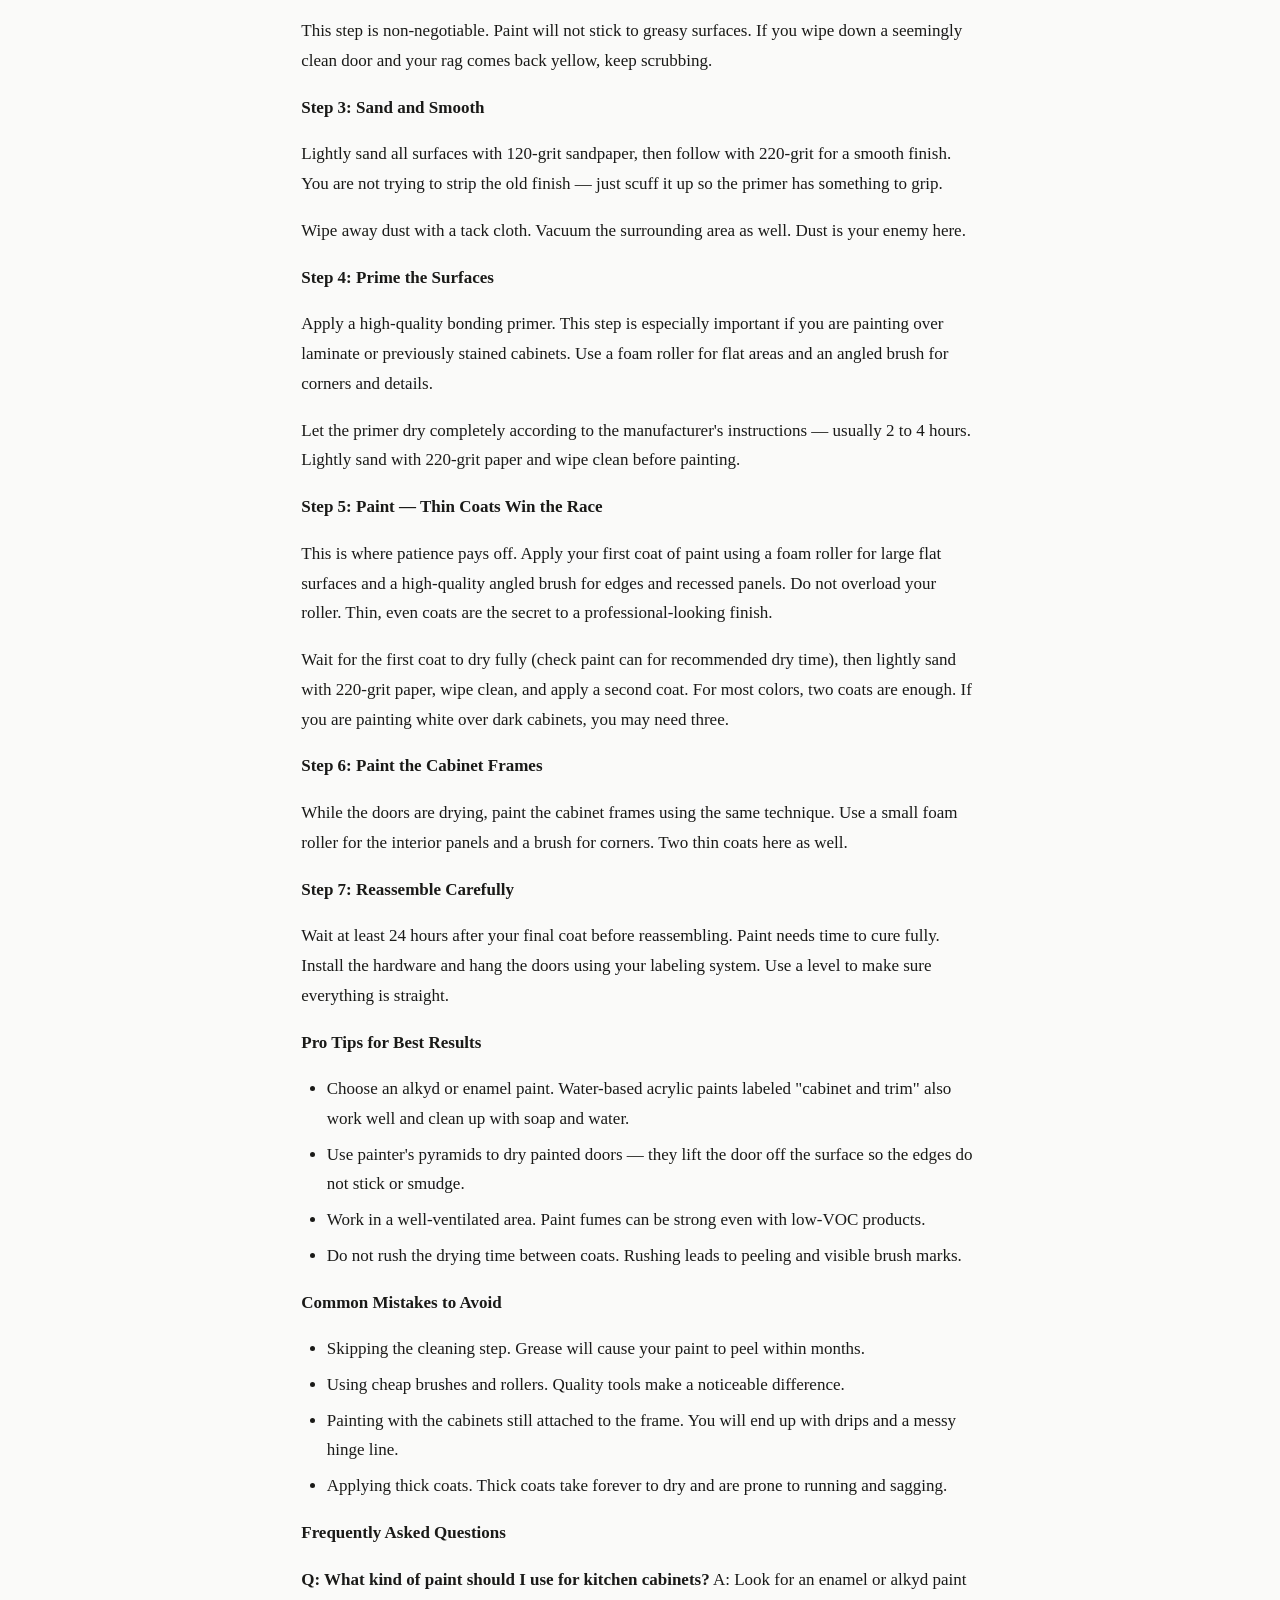
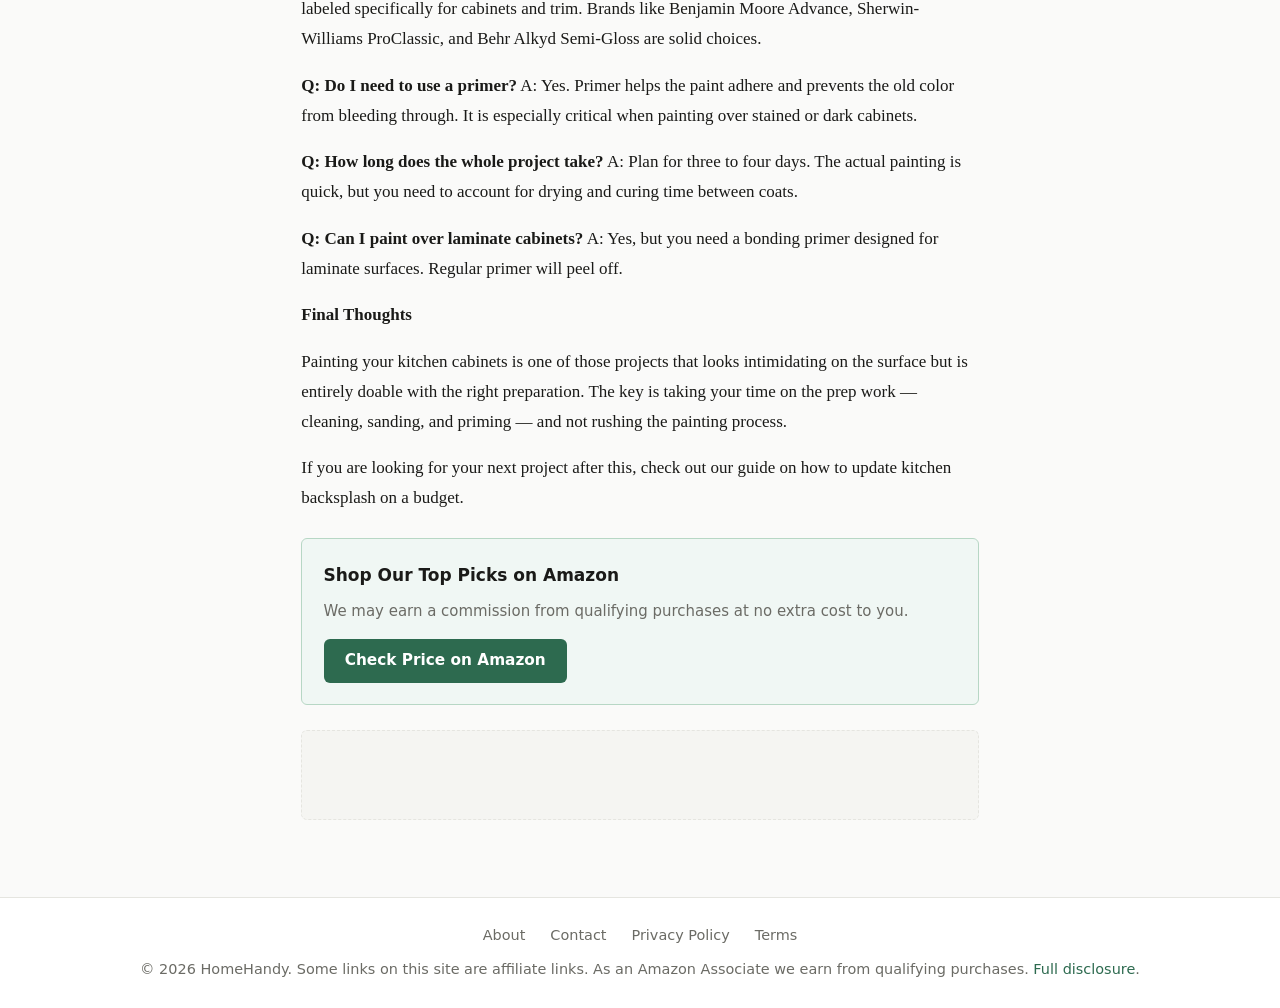
<file: how-to-paint-kitchen-cabinets/index.html>
<!DOCTYPE html>
<html lang="en">
<head>
<meta charset="UTF-8">
<meta name="viewport" content="width=device-width, initial-scale=1.0">
<title>How to Paint Kitchen Cabinets Like a Pro: A Complete Step-by-Step Guide | HomeHandy</title>
<meta name="description" content="Want to transform your kitchen without spending thousands? Follow our detailed guide on how to paint kitchen cabinets with pro tips for a flawless, long-lasting finish.">
<meta property="og:title" content="How to Paint Kitchen Cabinets Like a Pro: A Complete Step-by-Step Guide">
<meta property="og:description" content="Want to transform your kitchen without spending thousands? Follow our detailed guide on how to paint kitchen cabinets with pro tips for a flawless, long-lasting finish.">
<meta property="og:type" content="website">
<link rel="canonical" href="https://homehandy.site/how-to-paint-kitchen-cabinets/">
<link rel="stylesheet" href="/style.css">
<script async src="https://pagead2.googlesyndication.com/pagead/js/adsbygoogle.js?client=ca-pub-XXXXXXXXXXXX" crossorigin="anonymous"></script>
</head>
<body class="article">
<header class="site-header"><div class="header-inner"><a href="/" class="site-logo">Home<span>Handy</span></a><nav class="main-nav"><a href="/home-diy/">DIY</a> <a href="/fitness/">Fitness</a> <a href="/pets/">Pet Care</a> <a href="/about/">About</a></nav></div></header>
<div class="container"><nav class="breadcrumbs"><a href="/">Home</a> &rsaquo; <a href="/home-diy/">Home DIY</a> &rsaquo; <span>How to Paint Kitchen Cabinets Like a Pro: A Complete Step-by-Step Guide</span></nav></div>
<main class="article-page">
<span class="tag tag-diy">DIY</span>
<p><strong>How to Paint Kitchen Cabinets Like a Pro: A Complete Step-by-Step Guide</strong></p>
<p>If your kitchen feels dated but a full renovation is not in the budget, painting your cabinets is the single most cost-effective upgrade you can make. A fresh coat of paint can transform a tired kitchen into something you are genuinely proud to show off — and you can do it yourself over a weekend.</p>
<p>We have painted three sets of cabinets in our own homes, and we learned what works and what does not the hard way. In this guide, we will walk you through every step, from choosing the right paint to handling those tricky corners around the sink. No shortcuts, no gimmicks — just honest advice that actually works.</p></p><div class="ad-slot ad-inline"><ins class="adsbygoogle" style="display:block;text-align:center" data-ad-client="ca-pub-XXXXXXXXXXXX" data-ad-slot="1234567890" data-ad-format="auto" data-full-width-responsive="true"></ins><script>(adsbygoogle = window.adsbygoogle || []).push({});</script></div></p>
<p><strong>What You Will Need</strong></p>
<p>Before you start, gather these supplies. Skimping on materials is the fastest way to end up with a disappointing finish.</p>
<ul>
<li>High-quality cabinet paint (alkyd or enamel-based — more on this below)</li>
<li>Primer designed for laminate or wood cabinets</li>
<li>Screwdriver or drill</li>
<li>Painter&#39;s tape (Frog Tape or equivalent)</li>
<li>Drop cloths</li>
<li>Sandpaper (120 and 220 grit)</li>
<li>Tack cloth</li>
<li>Painters pyramids or small wooden blocks</li>
<li>Foam roller kit (smooth finish rollers)</li>
<li>Angled brush for detail work</li>
<li>Degreaser or TSP substitute</li>
<li>Clean rags and sponges</li>
<li>Vacuum with brush attachment</li>
</ul>
<p><strong>Step 1: Remove the Doors and Hardware</strong></p>
<p>Start by taking everything off. Remove all cabinet doors, drawers, and hardware. Label each door with a piece of tape on the back and note where it goes — this will save you a massive headache during reassembly. Keep screws in labeled zip bags.</p>
<p>Do not skip this step. Painting cabinets with the doors attached is tempting, but it leads to drips, uneven coverage, and a very messy finish.</p>
<p><strong>Step 2: Clean Thoroughly</strong></p>
<p>Kitchen cabinets accumulate years of grease and grime. Mix a degreaser or TSP substitute with warm water and scrub every surface — fronts, backs, frames. Pay extra attention to areas near the stove and sink. Rinse with clean water and let everything dry completely.</p>
<p>This step is non-negotiable. Paint will not stick to greasy surfaces. If you wipe down a seemingly clean door and your rag comes back yellow, keep scrubbing.</p>
<p><strong>Step 3: Sand and Smooth</strong></p>
<p>Lightly sand all surfaces with 120-grit sandpaper, then follow with 220-grit for a smooth finish. You are not trying to strip the old finish — just scuff it up so the primer has something to grip.</p>
<p>Wipe away dust with a tack cloth. Vacuum the surrounding area as well. Dust is your enemy here.</p>
<p><strong>Step 4: Prime the Surfaces</strong></p>
<p>Apply a high-quality bonding primer. This step is especially important if you are painting over laminate or previously stained cabinets. Use a foam roller for flat areas and an angled brush for corners and details.</p>
<p>Let the primer dry completely according to the manufacturer&#39;s instructions — usually 2 to 4 hours. Lightly sand with 220-grit paper and wipe clean before painting.</p>
<p><strong>Step 5: Paint — Thin Coats Win the Race</strong></p>
<p>This is where patience pays off. Apply your first coat of paint using a foam roller for large flat surfaces and a high-quality angled brush for edges and recessed panels. Do not overload your roller. Thin, even coats are the secret to a professional-looking finish.</p>
<p>Wait for the first coat to dry fully (check paint can for recommended dry time), then lightly sand with 220-grit paper, wipe clean, and apply a second coat. For most colors, two coats are enough. If you are painting white over dark cabinets, you may need three.</p>
<p><strong>Step 6: Paint the Cabinet Frames</strong></p>
<p>While the doors are drying, paint the cabinet frames using the same technique. Use a small foam roller for the interior panels and a brush for corners. Two thin coats here as well.</p>
<p><strong>Step 7: Reassemble Carefully</strong></p>
<p>Wait at least 24 hours after your final coat before reassembling. Paint needs time to cure fully. Install the hardware and hang the doors using your labeling system. Use a level to make sure everything is straight.</p>
<p><strong>Pro Tips for Best Results</strong></p>
<ul>
<li>Choose an alkyd or enamel paint. Water-based acrylic paints labeled &quot;cabinet and trim&quot; also work well and clean up with soap and water.</li>
<li>Use painter&#39;s pyramids to dry painted doors — they lift the door off the surface so the edges do not stick or smudge.</li>
<li>Work in a well-ventilated area. Paint fumes can be strong even with low-VOC products.</li>
<li>Do not rush the drying time between coats. Rushing leads to peeling and visible brush marks.</li>
</ul>
<p><strong>Common Mistakes to Avoid</strong></p>
<ul>
<li>Skipping the cleaning step. Grease will cause your paint to peel within months.</li>
<li>Using cheap brushes and rollers. Quality tools make a noticeable difference.</li>
<li>Painting with the cabinets still attached to the frame. You will end up with drips and a messy hinge line.</li>
<li>Applying thick coats. Thick coats take forever to dry and are prone to running and sagging.</li>
</ul>
<p><strong>Frequently Asked Questions</strong></p>
<p><strong>Q: What kind of paint should I use for kitchen cabinets?</strong>
A: Look for an enamel or alkyd paint labeled specifically for cabinets and trim. Brands like Benjamin Moore Advance, Sherwin-Williams ProClassic, and Behr Alkyd Semi-Gloss are solid choices.</p>
<p><strong>Q: Do I need to use a primer?</strong>
A: Yes. Primer helps the paint adhere and prevents the old color from bleeding through. It is especially critical when painting over stained or dark cabinets.</p>
<p><strong>Q: How long does the whole project take?</strong>
A: Plan for three to four days. The actual painting is quick, but you need to account for drying and curing time between coats.</p>
<p><strong>Q: Can I paint over laminate cabinets?</strong>
A: Yes, but you need a bonding primer designed for laminate surfaces. Regular primer will peel off.</p>
<p><strong>Final Thoughts</strong></p>
<p>Painting your kitchen cabinets is one of those projects that looks intimidating on the surface but is entirely doable with the right preparation. The key is taking your time on the prep work — cleaning, sanding, and priming — and not rushing the painting process.</p>
<p>If you are looking for your next project after this, check out our guide on how to update kitchen backsplash on a budget.</p>

<div class="affiliate-box"><strong>Shop Our Top Picks on Amazon</strong><span style="font-size:0.88rem;color:var(--text-muted)">We may earn a commission from qualifying purchases at no extra cost to you.</span><a href="https://www.amazon.com/s?k=how to paint kitchen cabinets&tag=homehandy-20" class="btn" rel="nofollow sponsored" target="_blank">Check Price on Amazon</a></div>
<div class="ad-slot ad-inline"><ins class="adsbygoogle" style="display:block;text-align:center" data-ad-client="ca-pub-XXXXXXXXXXXX" data-ad-slot="1234567890" data-ad-format="auto" data-full-width-responsive="true"></ins><script>(adsbygoogle = window.adsbygoogle || []).push({});</script></div>
</main>
<footer class="site-footer"><div class="container"><nav><a href="/about/">About</a> <a href="/contact/">Contact</a> <a href="/privacy/">Privacy Policy</a> <a href="/terms/">Terms</a></nav><p>&copy; 2026 HomeHandy. Some links on this site are affiliate links. As an Amazon Associate we earn from qualifying purchases. <a href="/affiliate-disclosure/">Full disclosure</a>.</p></div></footer>
</body>
</html>
</file>
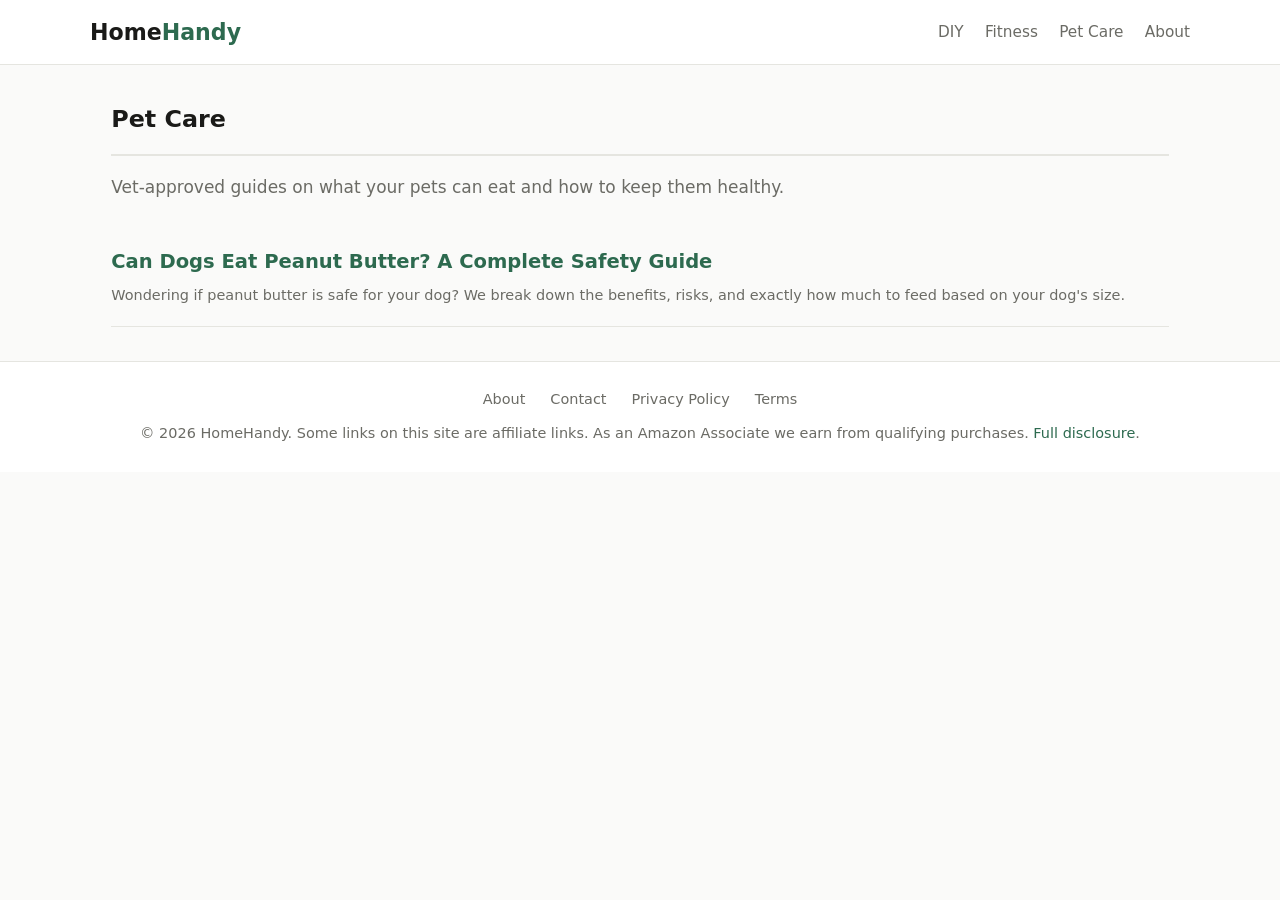
<file: pets/index.html>
<!DOCTYPE html>
<html lang="en">
<head>
<meta charset="UTF-8">
<meta name="viewport" content="width=device-width, initial-scale=1.0">
<title>Pet Care Guides & Tips | HomeHandy</title>
<meta name="description" content="Vet-approved guides on what your pets can eat and how to keep them healthy.">
<meta property="og:title" content="Pet Care Guides & Tips">
<meta property="og:description" content="Vet-approved guides on what your pets can eat and how to keep them healthy.">
<meta property="og:type" content="website">
<link rel="canonical" href="https://homehandy.site">
<link rel="stylesheet" href="/style.css">
<script async src="https://pagead2.googlesyndication.com/pagead/js/adsbygoogle.js?client=ca-pub-XXXXXXXXXXXX" crossorigin="anonymous"></script>
</head>
<body class="">
<header class="site-header"><div class="header-inner"><a href="/" class="site-logo">Home<span>Handy</span></a><nav class="main-nav"><a href="/home-diy/">DIY</a> <a href="/fitness/">Fitness</a> <a href="/pets/">Pet Care</a> <a href="/about/">About</a></nav></div></header>

<main class="container"><h1 class="section-title">Pet Care</h1><p style="color:var(--text-muted);margin-bottom:1.5rem;font-family:Segoe UI,system-ui,sans-serif">Vet-approved guides on what your pets can eat and how to keep them healthy.</p><div class="article-list"><div class="article-item"><h3><a href="/can-dogs-eat-peanut-butter/">Can Dogs Eat Peanut Butter? A Complete Safety Guide</a></h3><p class="meta">Wondering if peanut butter is safe for your dog? We break down the benefits, risks, and exactly how much to feed based on your dog's size.</p></div></div></main>
<footer class="site-footer"><div class="container"><nav><a href="/about/">About</a> <a href="/contact/">Contact</a> <a href="/privacy/">Privacy Policy</a> <a href="/terms/">Terms</a></nav><p>&copy; 2026 HomeHandy. Some links on this site are affiliate links. As an Amazon Associate we earn from qualifying purchases. <a href="/affiliate-disclosure/">Full disclosure</a>.</p></div></footer>
</body>
</html>
</file>
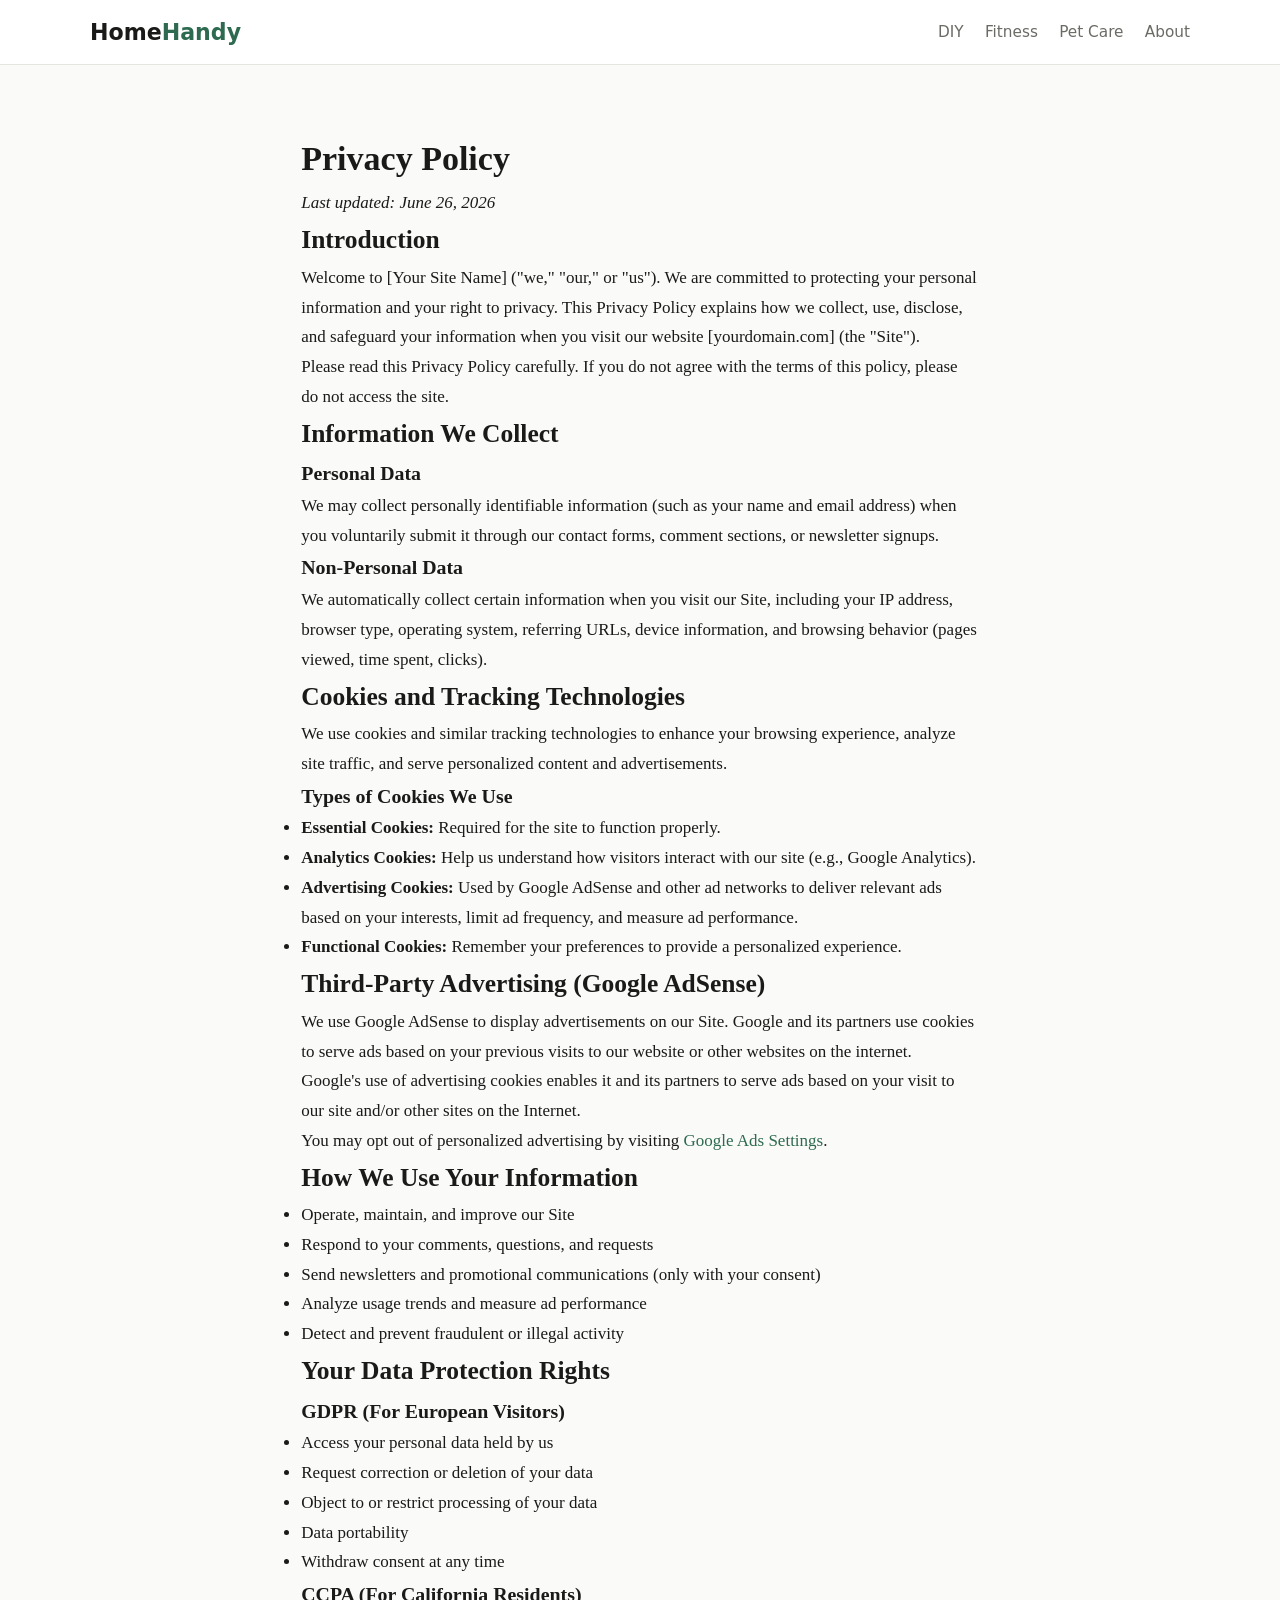
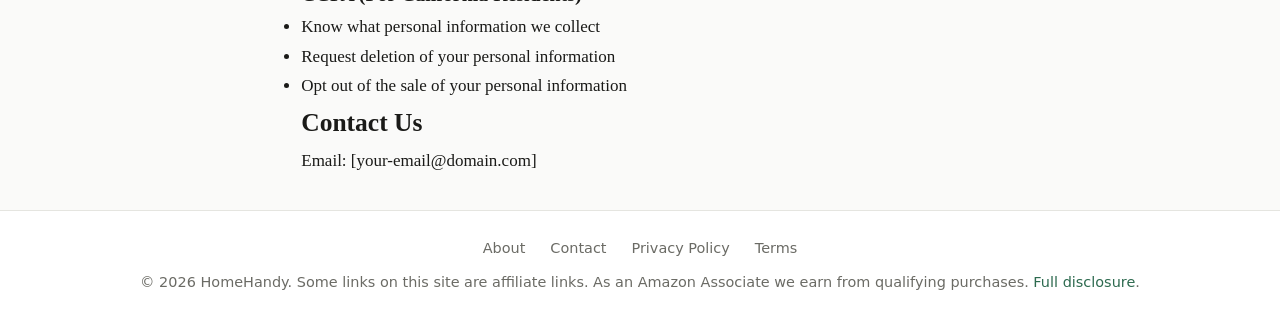
<file: privacy/index.html>
<!DOCTYPE html>
<html lang="en">
<head>
<meta charset="UTF-8">
<meta name="viewport" content="width=device-width, initial-scale=1.0">
<title>Privacy Policy | HomeHandy</title>
<meta name="description" content="Expert guides on DIY home improvement, fitness workouts, and pet care.">
<meta property="og:title" content="Privacy Policy">
<meta property="og:description" content="Expert guides on DIY home improvement, fitness workouts, and pet care.">
<meta property="og:type" content="website">
<link rel="canonical" href="https://homehandy.site">
<link rel="stylesheet" href="/style.css">
<script async src="https://pagead2.googlesyndication.com/pagead/js/adsbygoogle.js?client=ca-pub-XXXXXXXXXXXX" crossorigin="anonymous"></script>
</head>
<body class="">
<header class="site-header"><div class="header-inner"><a href="/" class="site-logo">Home<span>Handy</span></a><nav class="main-nav"><a href="/home-diy/">DIY</a> <a href="/fitness/">Fitness</a> <a href="/pets/">Pet Care</a> <a href="/about/">About</a></nav></div></header>

<main class="container" style="max-width:720px;margin:0 auto;padding:2rem 1.25rem">﻿<h1>Privacy Policy</h1>
<p><em>Last updated: June 26, 2026</em></p>

<h2>Introduction</h2>
<p>Welcome to [Your Site Name] ("we," "our," or "us"). We are committed to protecting your personal information and your right to privacy. This Privacy Policy explains how we collect, use, disclose, and safeguard your information when you visit our website [yourdomain.com] (the "Site").</p>
<p>Please read this Privacy Policy carefully. If you do not agree with the terms of this policy, please do not access the site.</p>

<h2>Information We Collect</h2>
<h3>Personal Data</h3>
<p>We may collect personally identifiable information (such as your name and email address) when you voluntarily submit it through our contact forms, comment sections, or newsletter signups.</p>

<h3>Non-Personal Data</h3>
<p>We automatically collect certain information when you visit our Site, including your IP address, browser type, operating system, referring URLs, device information, and browsing behavior (pages viewed, time spent, clicks).</p>

<h2>Cookies and Tracking Technologies</h2>
<p>We use cookies and similar tracking technologies to enhance your browsing experience, analyze site traffic, and serve personalized content and advertisements.</p>

<h3>Types of Cookies We Use</h3>
<ul>
<li><strong>Essential Cookies:</strong> Required for the site to function properly.</li>
<li><strong>Analytics Cookies:</strong> Help us understand how visitors interact with our site (e.g., Google Analytics).</li>
<li><strong>Advertising Cookies:</strong> Used by Google AdSense and other ad networks to deliver relevant ads based on your interests, limit ad frequency, and measure ad performance.</li>
<li><strong>Functional Cookies:</strong> Remember your preferences to provide a personalized experience.</li>
</ul>

<h2>Third-Party Advertising (Google AdSense)</h2>
<p>We use Google AdSense to display advertisements on our Site. Google and its partners use cookies to serve ads based on your previous visits to our website or other websites on the internet.</p>
<p>Google's use of advertising cookies enables it and its partners to serve ads based on your visit to our site and/or other sites on the Internet.</p>
<p>You may opt out of personalized advertising by visiting <a href="https://www.google.com/settings/ads">Google Ads Settings</a>.</p>

<h2>How We Use Your Information</h2>
<ul>
<li>Operate, maintain, and improve our Site</li>
<li>Respond to your comments, questions, and requests</li>
<li>Send newsletters and promotional communications (only with your consent)</li>
<li>Analyze usage trends and measure ad performance</li>
<li>Detect and prevent fraudulent or illegal activity</li>
</ul>

<h2>Your Data Protection Rights</h2>
<h3>GDPR (For European Visitors)</h3>
<ul>
<li>Access your personal data held by us</li>
<li>Request correction or deletion of your data</li>
<li>Object to or restrict processing of your data</li>
<li>Data portability</li>
<li>Withdraw consent at any time</li>
</ul>

<h3>CCPA (For California Residents)</h3>
<ul>
<li>Know what personal information we collect</li>
<li>Request deletion of your personal information</li>
<li>Opt out of the sale of your personal information</li>
</ul>

<h2>Contact Us</h2>
<p>Email: [your-email@domain.com]</p>
</main>
<footer class="site-footer"><div class="container"><nav><a href="/about/">About</a> <a href="/contact/">Contact</a> <a href="/privacy/">Privacy Policy</a> <a href="/terms/">Terms</a></nav><p>&copy; 2026 HomeHandy. Some links on this site are affiliate links. As an Amazon Associate we earn from qualifying purchases. <a href="/affiliate-disclosure/">Full disclosure</a>.</p></div></footer>
</body>
</html>
</file>
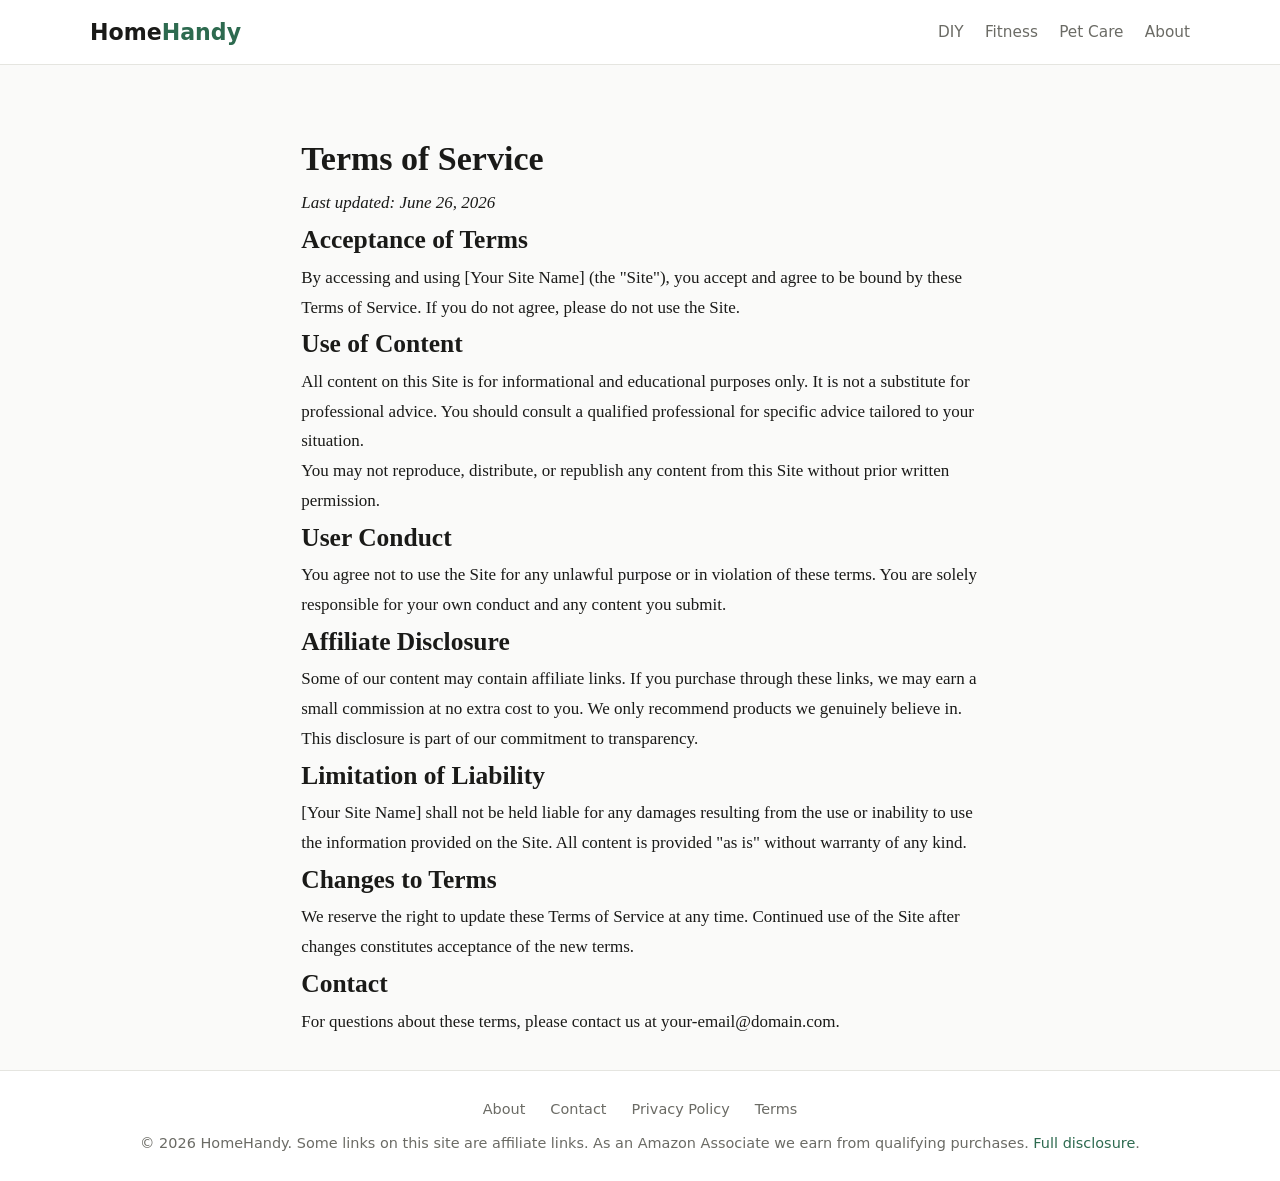
<file: terms/index.html>
<!DOCTYPE html>
<html lang="en">
<head>
<meta charset="UTF-8">
<meta name="viewport" content="width=device-width, initial-scale=1.0">
<title>Terms Of Service | HomeHandy</title>
<meta name="description" content="Expert guides on DIY home improvement, fitness workouts, and pet care.">
<meta property="og:title" content="Terms Of Service">
<meta property="og:description" content="Expert guides on DIY home improvement, fitness workouts, and pet care.">
<meta property="og:type" content="website">
<link rel="canonical" href="https://homehandy.site">
<link rel="stylesheet" href="/style.css">
<script async src="https://pagead2.googlesyndication.com/pagead/js/adsbygoogle.js?client=ca-pub-XXXXXXXXXXXX" crossorigin="anonymous"></script>
</head>
<body class="">
<header class="site-header"><div class="header-inner"><a href="/" class="site-logo">Home<span>Handy</span></a><nav class="main-nav"><a href="/home-diy/">DIY</a> <a href="/fitness/">Fitness</a> <a href="/pets/">Pet Care</a> <a href="/about/">About</a></nav></div></header>

<main class="container" style="max-width:720px;margin:0 auto;padding:2rem 1.25rem">﻿<h1>Terms of Service</h1>
<p><em>Last updated: June 26, 2026</em></p>

<h2>Acceptance of Terms</h2>
<p>By accessing and using [Your Site Name] (the "Site"), you accept and agree to be bound by these Terms of Service. If you do not agree, please do not use the Site.</p>

<h2>Use of Content</h2>
<p>All content on this Site is for informational and educational purposes only. It is not a substitute for professional advice. You should consult a qualified professional for specific advice tailored to your situation.</p>
<p>You may not reproduce, distribute, or republish any content from this Site without prior written permission.</p>

<h2>User Conduct</h2>
<p>You agree not to use the Site for any unlawful purpose or in violation of these terms. You are solely responsible for your own conduct and any content you submit.</p>

<h2>Affiliate Disclosure</h2>
<p>Some of our content may contain affiliate links. If you purchase through these links, we may earn a small commission at no extra cost to you. We only recommend products we genuinely believe in. This disclosure is part of our commitment to transparency.</p>

<h2>Limitation of Liability</h2>
<p>[Your Site Name] shall not be held liable for any damages resulting from the use or inability to use the information provided on the Site. All content is provided "as is" without warranty of any kind.</p>

<h2>Changes to Terms</h2>
<p>We reserve the right to update these Terms of Service at any time. Continued use of the Site after changes constitutes acceptance of the new terms.</p>

<h2>Contact</h2>
<p>For questions about these terms, please contact us at your-email@domain.com.</p>
</main>
<footer class="site-footer"><div class="container"><nav><a href="/about/">About</a> <a href="/contact/">Contact</a> <a href="/privacy/">Privacy Policy</a> <a href="/terms/">Terms</a></nav><p>&copy; 2026 HomeHandy. Some links on this site are affiliate links. As an Amazon Associate we earn from qualifying purchases. <a href="/affiliate-disclosure/">Full disclosure</a>.</p></div></footer>
</body>
</html>
</file>
<file: style.css>
/* ========================================
   HomeHandy.site — DIY, Fitness & Pet Hub
   ======================================== */

:root {
  --bg: #fafaf9;
  --surface: #ffffff;
  --border: #e5e5e0;
  --text: #1a1a18;
  --text-muted: #6b6b65;
  --accent: #2d6a4f;
  --accent-hover: #1b4332;
  --tag-diy: #d4a373;
  --tag-fitness: #e76f51;
  --tag-pet: #6c91c2;
  --radius: 6px;
  --max-width: 720px;
  --max-wide: 1100px;
}

*, *::before, *::after { box-sizing: border-box; margin: 0; padding: 0; }

html { font-size: 17px; scroll-behavior: smooth; }

body {
  font-family: 'Georgia', 'Times New Roman', serif;
  background: var(--bg);
  color: var(--text);
  line-height: 1.75;
  -webkit-font-smoothing: antialiased;
}

a { color: var(--accent); text-decoration: none; }
a:hover { color: var(--accent-hover); text-decoration: underline; }

/* ---- Header ---- */
.site-header {
  background: var(--surface);
  border-bottom: 1px solid var(--border);
  padding: 0.75rem 1.25rem;
  position: sticky;
  top: 0;
  z-index: 10;
}
.header-inner {
  max-width: var(--max-wide);
  margin: 0 auto;
  display: flex;
  align-items: center;
  justify-content: space-between;
  flex-wrap: wrap;
  gap: 0.5rem;
}
.site-logo {
  font-size: 1.3rem;
  font-weight: 700;
  color: var(--text);
  font-family: 'Segoe UI', system-ui, sans-serif;
}
.site-logo:hover { text-decoration: none; color: var(--accent); }
.site-logo span { color: var(--accent); }

.main-nav { display: flex; gap: 1.25rem; font-family: 'Segoe UI', system-ui, sans-serif; font-size: 0.9rem; }
.main-nav a { color: var(--text-muted); }
.main-nav a:hover { color: var(--accent); text-decoration: none; }

/* ---- Layout ---- */
.container { max-width: var(--max-wide); margin: 0 auto; padding: 0 1.25rem; }

/* ---- Hero (homepage) ---- */
.hero {
  background: var(--surface);
  border-bottom: 1px solid var(--border);
  padding: 2.5rem 0;
  text-align: center;
}
.hero h1 { font-size: 2rem; font-family: 'Segoe UI', system-ui, sans-serif; margin-bottom: 0.5rem; }
.hero p { color: var(--text-muted); font-size: 1.1rem; max-width: 560px; margin: 0 auto; }

/* ---- Category Cards ---- */
.category-grid {
  display: grid;
  grid-template-columns: repeat(auto-fit, minmax(280px, 1fr));
  gap: 1.25rem;
  padding: 2rem 0;
}
.cat-card {
  background: var(--surface);
  border: 1px solid var(--border);
  border-radius: var(--radius);
  padding: 1.5rem;
  transition: box-shadow 0.15s;
}
.cat-card:hover { box-shadow: 0 2px 12px rgba(0,0,0,0.06); }
.cat-card h3 { font-family: 'Segoe UI', system-ui, sans-serif; font-size: 1.15rem; margin-bottom: 0.4rem; }
.cat-card p { color: var(--text-muted); font-size: 0.9rem; margin-bottom: 0.75rem; }
.cat-card a { font-family: 'Segoe UI', system-ui, sans-serif; font-size: 0.88rem; font-weight: 600; }
.tag {
  display: inline-block;
  padding: 0.15rem 0.6rem;
  border-radius: 99px;
  font-size: 0.75rem;
  font-family: 'Segoe UI', system-ui, sans-serif;
  font-weight: 600;
  color: #fff;
  margin-bottom: 0.75rem;
}
.tag-diy { background: var(--tag-diy); }
.tag-fitness { background: var(--tag-fitness); }
.tag-pet { background: var(--tag-pet); }

/* ---- Articles list ---- */
.section-title {
  font-family: 'Segoe UI', system-ui, sans-serif;
  font-size: 1.4rem;
  padding: 2rem 0 0.75rem 0;
  border-bottom: 2px solid var(--border);
  margin-bottom: 1rem;
}
.article-list { padding-bottom: 2rem; }
.article-item {
  padding: 1rem 0;
  border-bottom: 1px solid var(--border);
}
.article-item h3 { font-size: 1.15rem; font-family: 'Segoe UI', system-ui, sans-serif; margin-bottom: 0.25rem; }
.article-item .meta { color: var(--text-muted); font-size: 0.85rem; font-family: 'Segoe UI', system-ui, sans-serif; }

/* ---- Article page ---- */
.article-page { max-width: var(--max-width); margin: 0 auto; padding: 2rem 1.25rem 3rem; }
.article-page h1 {
  font-size: 1.8rem;
  font-family: 'Segoe UI', system-ui, sans-serif;
  line-height: 1.3;
  margin-bottom: 0.5rem;
}
.article-page h2 {
  font-size: 1.35rem;
  font-family: 'Segoe UI', system-ui, sans-serif;
  margin-top: 2rem;
  margin-bottom: 0.75rem;
  padding-bottom: 0.25rem;
  border-bottom: 1px solid var(--border);
}
.article-page h3 { font-size: 1.1rem; font-family: 'Segoe UI', system-ui, sans-serif; margin-top: 1.5rem; margin-bottom: 0.5rem; }
.article-page p { margin-bottom: 1rem; }
.article-page ul, .article-page ol { margin: 0 0 1rem 1.5rem; }
.article-page li { margin-bottom: 0.35rem; }
.article-page strong { color: var(--text); }
.article-page table {
  width: 100%;
  border-collapse: collapse;
  margin: 1rem 0 1.5rem;
  font-family: 'Segoe UI', system-ui, sans-serif;
  font-size: 0.88rem;
}
.article-page th {
  background: #f0f0ed;
  text-align: left;
  padding: 0.5rem 0.75rem;
  border: 1px solid var(--border);
  font-weight: 600;
}
.article-page td {
  padding: 0.5rem 0.75rem;
  border: 1px solid var(--border);
}

/* ---- Breadcrumbs ---- */
.breadcrumbs {
  font-family: 'Segoe UI', system-ui, sans-serif;
  font-size: 0.85rem;
  color: var(--text-muted);
  margin-bottom: 1.5rem;
}
.breadcrumbs a { color: var(--text-muted); }
.breadcrumbs span { color: var(--text); }

/* ---- Ad slots ---- */
.ad-slot {
  background: #f5f5f2;
  border: 1px dashed var(--border);
  border-radius: var(--radius);
  text-align: center;
  padding: 1.5rem;
  margin: 1.5rem 0;
  font-family: 'Segoe UI', system-ui, sans-serif;
  font-size: 0.8rem;
  color: var(--text-muted);
}
.ad-inline { min-height: 90px; }
.ad-sidebar { min-height: 250px; }

/* ---- CTA / Affiliate boxes ---- */
.affiliate-box {
  background: #f0f7f4;
  border: 1px solid #b7d7c5;
  border-radius: var(--radius);
  padding: 1.25rem;
  margin: 1.5rem 0;
  font-family: 'Segoe UI', system-ui, sans-serif;
}
.affiliate-box strong { display: block; margin-bottom: 0.35rem; }
.affiliate-box .btn {
  display: inline-block;
  margin-top: 0.75rem;
  padding: 0.5rem 1.25rem;
  background: var(--accent);
  color: #fff;
  border-radius: var(--radius);
  font-weight: 600;
  font-size: 0.9rem;
}
.affiliate-box .btn:hover { background: var(--accent-hover); text-decoration: none; }

/* ---- Footer ---- */
.site-footer {
  background: var(--surface);
  border-top: 1px solid var(--border);
  padding: 1.5rem 0;
  text-align: center;
  font-family: 'Segoe UI', system-ui, sans-serif;
  font-size: 0.85rem;
  color: var(--text-muted);
}
.site-footer nav { margin-bottom: 0.5rem; }
.site-footer nav a { margin: 0 0.6rem; color: var(--text-muted); }
.site-footer nav a:hover { color: var(--accent); }

/* ---- Responsive ---- */
@media (max-width: 600px) {
  .site-header { padding: 0.5rem 0.75rem; }
  .main-nav { gap: 0.75rem; font-size: 0.82rem; }
  .hero h1 { font-size: 1.5rem; }
  .article-page h1 { font-size: 1.4rem; }
  .category-grid { grid-template-columns: 1fr; }
}
</file>
